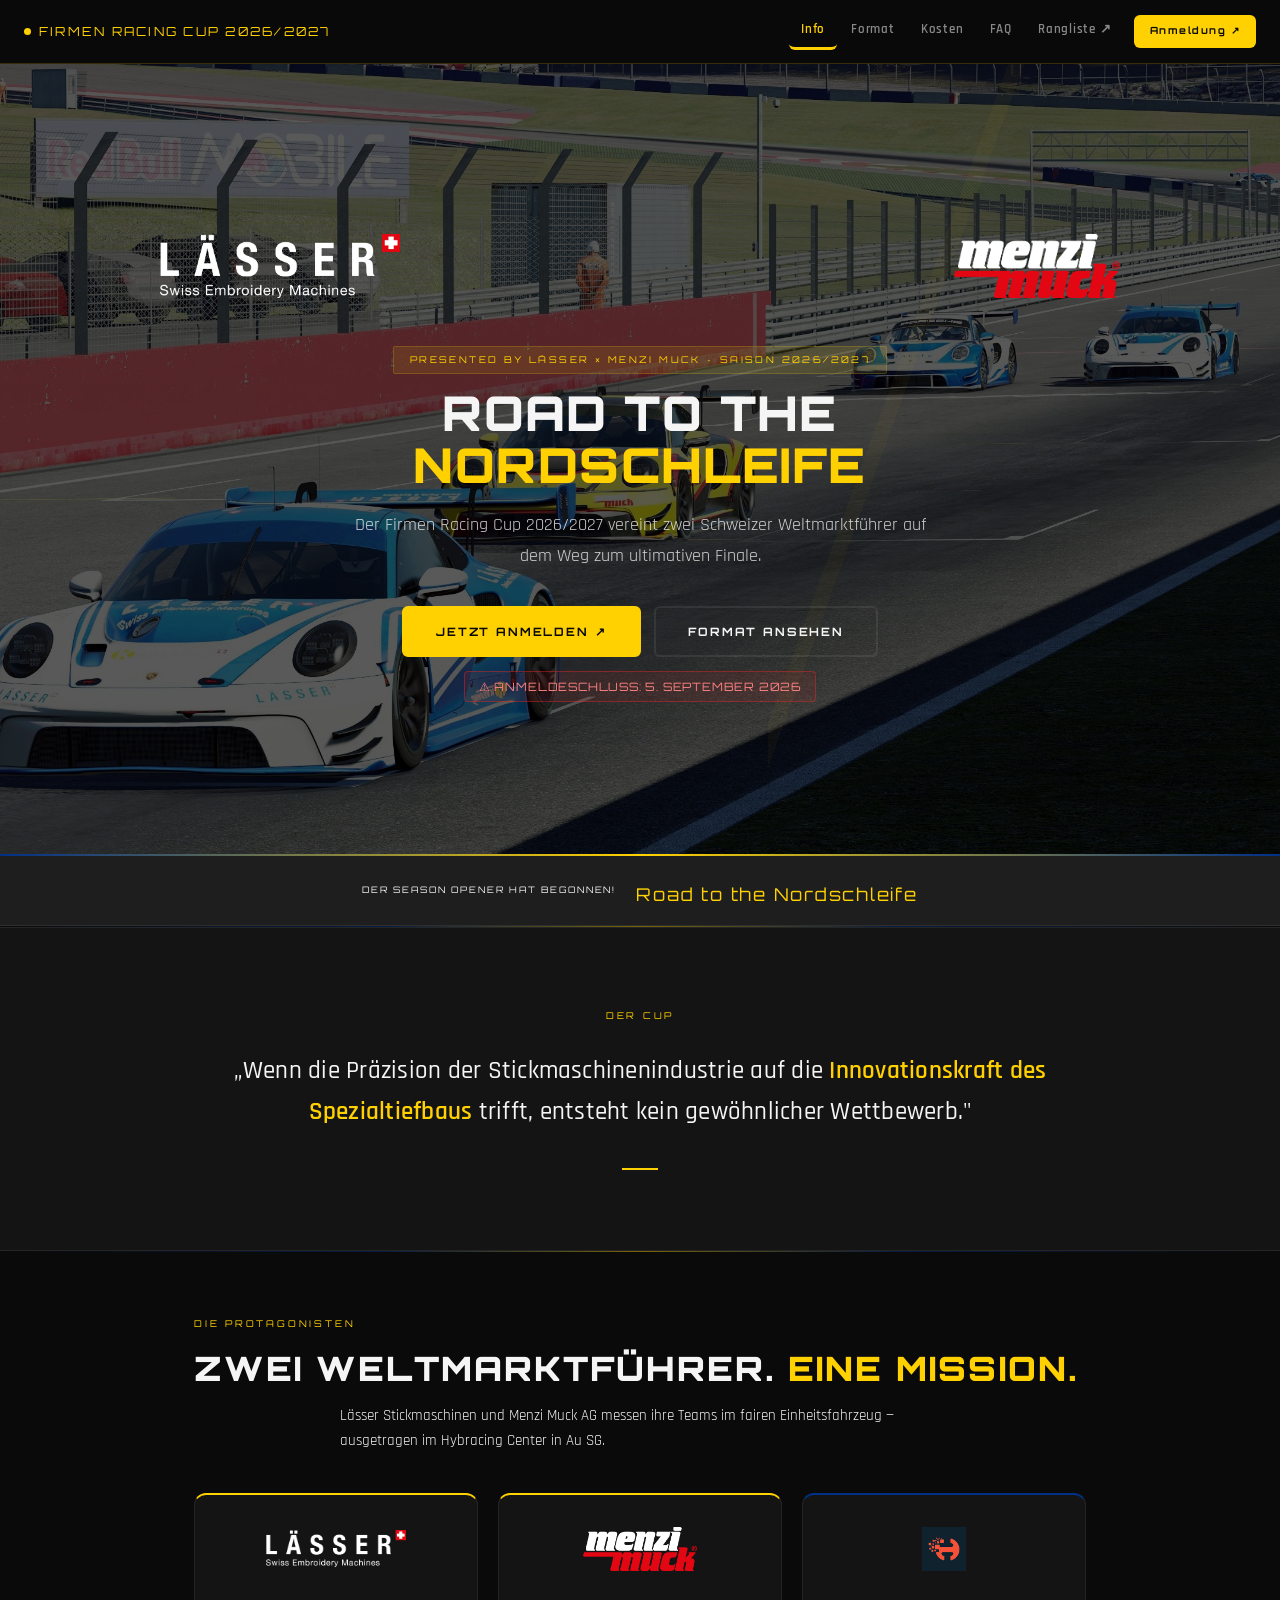
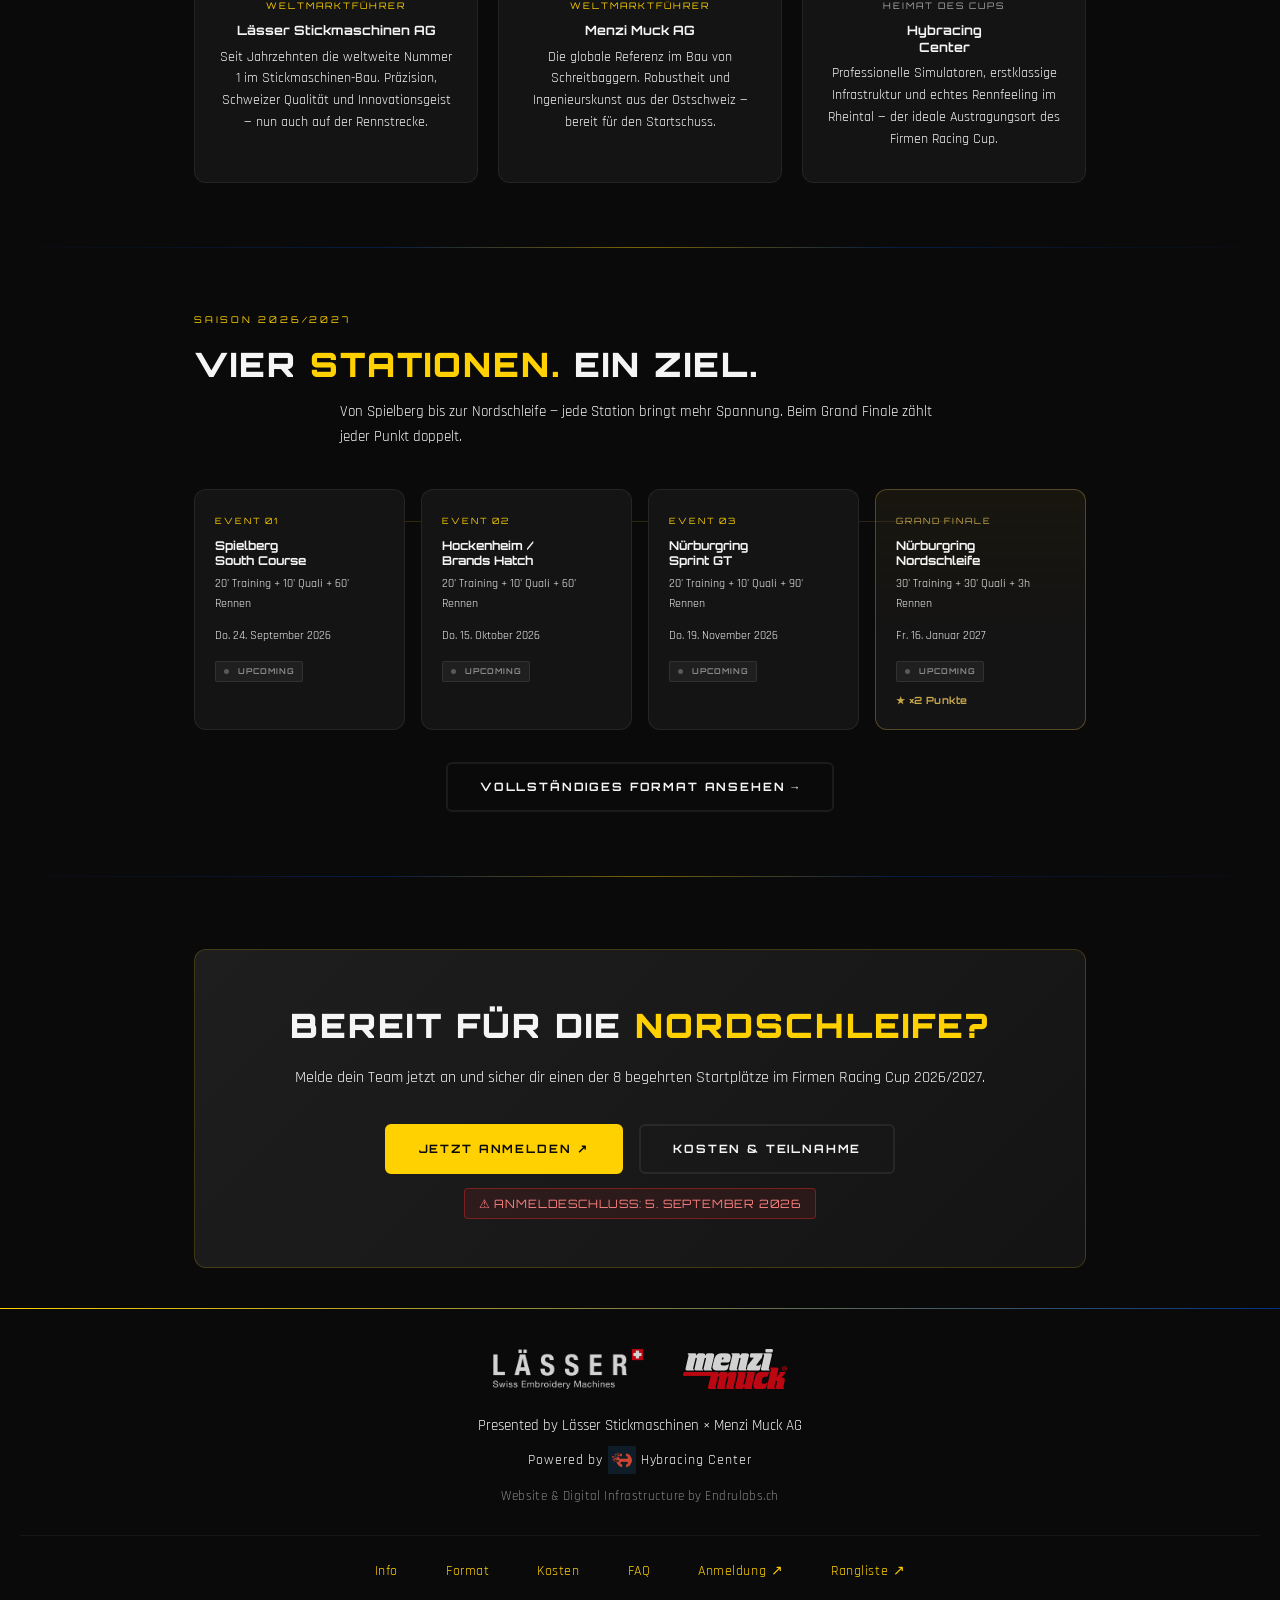
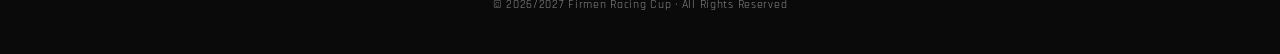
<file: index.html>
<!DOCTYPE html>
<html lang="de">
<head>
  <meta charset="UTF-8">
  <meta name="viewport" content="width=device-width, initial-scale=1.0">
  <title>Firmen Racing Cup 2026/2027 – Road to the Nordschleife</title>
  <meta name="description" content="Der Firmen Racing Cup 2026/2027: Lässer Stickmaschinen AG und Menzi Muck AG. 8 Teams, Porsche 911 GT3 RS 992, Assetto Corsa im Hybracing Center in Au SG.">
  <meta property="og:type" content="website">
  <meta property="og:title" content="Firmen Racing Cup 2026 — Road to the Nordschleife">
  <meta property="og:description" content="Zwei Schweizer Weltmarktführer. Acht Teams. Eine Saison.">
  <meta property="og:url" content="https://endruofc.github.io/racing-event-pre-info/">
  <meta property="og:image" content="https://endruofc.github.io/racing-event-pre-info/assets/header-pre-event.jpg">
  <meta property="og:image:width" content="2560">
  <meta property="og:image:height" content="1440">
  <link rel="icon" type="image/svg+xml" href="data:image/svg+xml,<svg xmlns='http://www.w3.org/2000/svg' viewBox='0 0 32 32'><rect width='32' height='32' fill='%230A0A0A'/><text x='16' y='23' font-size='20' font-family='Arial, sans-serif' font-weight='900' fill='%23FFD100' text-anchor='middle'>R</text><rect x='0' y='29' width='32' height='3' fill='%23FFD100'/></svg>">
  <link rel="preconnect" href="https://fonts.googleapis.com">
  <link rel="preconnect" href="https://fonts.gstatic.com" crossorigin>
  <link rel="stylesheet" href="css/style.css">
</head>
<body>

<!-- ══════════════════════════════════════════════════════════
     NAVIGATION
══════════════════════════════════════════════════════════ -->
<nav class="navbar">
  <span class="navbar-brand">
    <span class="navbar-brand-dot"></span>
    Firmen Racing Cup 2026/2027
  </span>
  <button class="nav-toggle" aria-label="Menü öffnen">
    <span></span><span></span><span></span>
  </button>
  <div class="navbar-links">
    <a href="index.html" class="aktiv">Info</a>
    <a href="format.html">Format</a>
    <a href="kosten.html">Kosten</a>
    <a href="faq.html">FAQ</a>
    <a href="https://endruofc.github.io/firmen-racing-cup-2026/standings.html" target="_blank" rel="noopener">Rangliste ↗</a>
    <a href="https://endruofc.github.io/Racing-Event-Sing-In/" target="_blank" rel="noopener" class="nav-cta">Anmeldung ↗</a>
  </div>
</nav>

<!-- ══════════════════════════════════════════════════════════
     HERO — Vollbild mit Rennstrecken-Hintergrundbild + Parallax
     Bild: Unsplash – racetrack night aerial
     Ersetze die URL bei Bedarf: https://unsplash.com/s/photos/racetrack-night-aerial
══════════════════════════════════════════════════════════ -->
<header class="hero hero-main" id="hero">

  <!-- Hintergrundbild + Overlay -->
  <div class="hero-img-wrap">
    <div class="hero-bg" id="heroBg"
         style="background-image: url('assets/header-pre-event.jpg')">
    </div>
    <div class="hero-overlay"></div>
  </div>

  <!-- Dual-Logos -->
  <div class="hero-logos">
    <div class="hero-logo-wrap">
      <a href="https://laesser.ch/" target="_blank" rel="noopener" title="Lässer Stickmaschinen AG">
        <img src="logos/LAESSER-Logo_CMYK.png" alt="Lässer Stickmaschinen" class="hero-logo">
      </a>
    </div>
    <div class="hero-center"></div>
    <div class="hero-logo-wrap">
      <a href="https://menzimuck.com/" target="_blank" rel="noopener" title="Menzi Muck AG">
        <img src="logos/menzimuck.png" alt="Menzi Muck AG" class="hero-logo">
      </a>
    </div>
  </div>

  <!-- Hauptinhalt -->
  <div class="hero-content-main">
    <div class="hero-badge">Presented by Lässer &times; Menzi Muck · Saison 2026/2027</div>
    <h1 class="hero-title">
      Road to the<br>
      <span class="gelb">Nordschleife</span>
    </h1>
    <p class="hero-sub-main">
      Der Firmen Racing Cup 2026/2027 vereint zwei Schweizer Weltmarktführer
      auf dem Weg zum ultimativen Finale.
    </p>
    <div class="hero-ctas">
      <a href="https://endruofc.github.io/Racing-Event-Sing-In/" target="_blank" rel="noopener" class="btn btn-primary">Jetzt anmelden ↗</a>
      <a href="format.html" class="btn btn-outline">Format ansehen</a>
    </div>
    <div class="deadline-badge">&#9888; Anmeldeschluss: 5. September 2026</div>
  </div>

  <!-- Porsche Silhouette -->
  <img src="assets/porsche-silhouette.svg" alt="" class="hero-car">

  <div class="hero-stripe"></div>
</header>

<!-- ══════════════════════════════════════════════════════════
     COUNTDOWN STRIP — kompakt, unter dem Hero
══════════════════════════════════════════════════════════ -->
<div class="countdown-strip" id="countdown-wrapper">
  <div class="countdown-label">Season Opener startet in</div>
  <div id="countdown">
    <div class="cd-unit">
      <span class="cd-zahl" id="cd-tage">––</span>
      <span class="cd-beschriftung">Tage</span>
    </div>
    <span class="cd-trenner">:</span>
    <div class="cd-unit">
      <span class="cd-zahl" id="cd-stunden">––</span>
      <span class="cd-beschriftung">Std</span>
    </div>
    <span class="cd-trenner">:</span>
    <div class="cd-unit">
      <span class="cd-zahl" id="cd-minuten">––</span>
      <span class="cd-beschriftung">Min</span>
    </div>
    <span class="cd-trenner">:</span>
    <div class="cd-unit">
      <span class="cd-zahl" id="cd-sekunden">––</span>
      <span class="cd-beschriftung">Sek</span>
    </div>
  </div>
  <p class="countdown-strip-note">Season Opener · Do. 24. September 2026 · Hybracing Center</p>
</div>

<div class="section-divider"></div>

<!-- ══════════════════════════════════════════════════════════
     SECTION 1 — NARRATIV / QUOTE
══════════════════════════════════════════════════════════ -->
<section class="narrative-section">
  <div class="container">
    <span class="narrative-eyebrow">Der Cup</span>
    <blockquote class="narrative-quote">
      „Wenn die Präzision der Stickmaschinenindustrie auf die
      <em>Innovationskraft des Spezialtiefbaus</em> trifft,
      entsteht kein gewöhnlicher Wettbewerb."
    </blockquote>
    <span class="narrative-accent-line"></span>
  </div>
</section>

<div class="section-divider"></div>

<!-- ══════════════════════════════════════════════════════════
     SECTION 2 — DIE DREI PROTAGONISTEN
══════════════════════════════════════════════════════════ -->
<section class="section">
  <div class="container">
    <span class="section-label">Die Protagonisten</span>
    <h2 class="section-heading">Zwei Weltmarktführer. <span class="gelb">Eine Mission.</span></h2>
    <p class="section-sub">
      Lässer Stickmaschinen und Menzi Muck AG messen ihre Teams im
      fairen Einheitsfahrzeug — ausgetragen im Hybracing Center in Au SG.
    </p>

    <div class="company-grid">

      <!-- Lässer Stickmaschinen AG -->
      <div class="company-card">
        <div class="company-logo-wrap">
          <a href="https://laesser.ch/" target="_blank" rel="noopener">
            <img src="logos/LAESSER-Logo_CMYK.png" alt="Lässer Stickmaschinen AG" class="company-logo" loading="lazy">
          </a>
        </div>
        <div class="company-role">Weltmarktführer</div>
        <div class="company-name">Lässer Stickmaschinen AG</div>
        <div class="company-desc">
          Seit Jahrzehnten die weltweite Nummer 1 im Stickmaschinen-Bau.
          Präzision, Schweizer Qualität und Innovationsgeist — nun auch auf der Rennstrecke.
        </div>
      </div>

      <!-- Menzi Muck AG -->
      <div class="company-card">
        <div class="company-logo-wrap">
          <a href="https://menzimuck.com/" target="_blank" rel="noopener">
            <img src="logos/menzimuck.png" alt="Menzi Muck AG" class="company-logo" loading="lazy">
          </a>
        </div>
        <div class="company-role">Weltmarktführer</div>
        <div class="company-name">Menzi Muck AG</div>
        <div class="company-desc">
          Die globale Referenz im Bau von Schreitbaggern.
          Robustheit und Ingenieurskunst aus der Ostschweiz — bereit für den Startschuss.
        </div>
      </div>

      <!-- Hybracing Center -->
      <div class="company-card host">
        <div class="company-logo-wrap">
          <a href="https://hybracing.ch/" target="_blank" rel="noopener">
            <img src="logos/hybracing.png" alt="Hybracing Center" class="company-logo" loading="lazy">
          </a>
        </div>
        <div class="company-role">Heimat des Cups</div>
        <div class="company-name">Hybracing<br>Center</div>
        <div class="company-desc">
          Professionelle Simulatoren, erstklassige Infrastruktur und echtes Rennfeeling
          im Rheintal — der ideale Austragungsort des Firmen Racing Cup.
        </div>
      </div>

    </div>
  </div>
</section>

<div class="section-divider"></div>

<!-- ══════════════════════════════════════════════════════════
     SECTION 3 — SAISON-TIMELINE
══════════════════════════════════════════════════════════ -->
<section class="section">
  <div class="container">
    <span class="section-label">Saison 2026/2027</span>
    <h2 class="section-heading">Vier <span class="gelb">Stationen.</span> Ein Ziel.</h2>
    <p class="section-sub">
      Von Spielberg bis zur Nordschleife — jede Station bringt mehr Spannung.
      Beim Grand Finale zählt jeder Punkt doppelt.
    </p>

    <div class="season-grid">

      <!-- Event 01 -->
      <div class="season-card">
        <div class="season-num">Event 01</div>
        <div class="season-track">Spielberg<br>South Course</div>
        <div class="season-format">20' Training + 10' Quali + 60' Rennen</div>
        <div class="season-date">Do. 24. September 2026</div>
        <span class="season-status upcoming">Upcoming</span>
      </div>

      <!-- Event 02 -->
      <div class="season-card">
        <div class="season-num">Event 02</div>
        <div class="season-track">Hockenheim /<br>Brands Hatch</div>
        <div class="season-format">20' Training + 10' Quali + 60' Rennen</div>
        <div class="season-date">Do. 15. Oktober 2026</div>
        <span class="season-status upcoming">Upcoming</span>
      </div>

      <!-- Event 03 -->
      <div class="season-card">
        <div class="season-num">Event 03</div>
        <div class="season-track">Nürburgring<br>Sprint GT</div>
        <div class="season-format">20' Training + 10' Quali + 90' Rennen</div>
        <div class="season-date">Do. 19. November 2026</div>
        <span class="season-status upcoming">Upcoming</span>
      </div>

      <!-- Grand Finale -->
      <div class="season-card finale">
        <div class="season-num">Grand Finale</div>
        <div class="season-track">Nürburgring<br>Nordschleife</div>
        <div class="season-format">30' Training + 30' Quali + 3h Rennen</div>
        <div class="season-date">Fr. 16. Januar 2027</div>
        <span class="season-status upcoming">Upcoming</span>
        <span class="season-multiplier">★ ×2 Punkte</span>
      </div>

    </div>

    <div class="cta-row">
      <a href="format.html" class="btn btn-outline">Vollständiges Format ansehen →</a>
    </div>
  </div>
</section>

<div class="section-divider"></div>

<!-- ══════════════════════════════════════════════════════════
     CTA — ANMELDUNG
══════════════════════════════════════════════════════════ -->
<section class="section-sm">
  <div class="container">
    <div class="cta-block">
      <h2 class="section-heading">Bereit für die <span class="gelb">Nordschleife?</span></h2>
      <p>
        Melde dein Team jetzt an und sicher dir einen der 8 begehrten Startplätze
        im Firmen Racing Cup 2026/2027.
      </p>
      <div class="cta-row">
        <a href="https://endruofc.github.io/Racing-Event-Sing-In/" target="_blank" rel="noopener" class="btn btn-primary">Jetzt anmelden ↗</a>
        <a href="kosten.html" class="btn btn-outline">Kosten &amp; Teilnahme</a>
      </div>
      <div class="deadline-badge">&#9888; Anmeldeschluss: 5. September 2026</div>
    </div>
  </div>
</section>

<!-- ══════════════════════════════════════════════════════════
     FOOTER
══════════════════════════════════════════════════════════ -->
<footer>
  <div class="footer-logos">
    <a href="https://laesser.ch/" target="_blank" rel="noopener" title="Lässer Stickmaschinen AG">
      <img src="logos/LAESSER-Logo_CMYK.png" alt="Lässer" class="footer-logo" loading="lazy">
    </a>
    <a href="https://menzimuck.com/" target="_blank" rel="noopener" title="Menzi Muck AG">
      <img src="logos/menzimuck.png" alt="Menzi Muck" class="footer-logo" loading="lazy">
    </a>
  </div>
  <div class="footer-presented">Presented by Lässer Stickmaschinen &times; Menzi Muck AG</div>
  <div class="footer-powered">Powered by <a href="https://hybracing.ch/" target="_blank" rel="noopener" title="Hybracing Center GmbH, Nollenhornstrasse 7, CH-9434 Au SG"><img src="logos/hybracing.png" alt="Hybracing Center" class="logo-hybracing" loading="lazy"></a> Hybracing Center</div>
  <div class="footer-credits"><a href="https://endrulabs.ch" target="_blank" rel="noopener">Website &amp; Digital Infrastructure by Endrulabs.ch</a></div>
  <div class="footer-links">
    <a href="index.html">Info</a>
    <a href="format.html">Format</a>
    <a href="kosten.html">Kosten</a>
    <a href="faq.html">FAQ</a>
    <a href="https://endruofc.github.io/Racing-Event-Sing-In/" target="_blank" rel="noopener">Anmeldung ↗</a>
    <a href="https://endruofc.github.io/firmen-racing-cup-2026/standings.html" target="_blank" rel="noopener">Rangliste ↗</a>
  </div>
  <div class="footer-copy">© 2026/2027 Firmen Racing Cup · All Rights Reserved</div>
</footer>

<script src="js/main.js"></script>
<script>
  /* ── Parallax — nur Desktop (> 768px) ─────────────────────── */
  (function () {
    const bg = document.getElementById('heroBg');
    if (!bg) return;

    function onScroll() {
      if (window.innerWidth <= 768) { bg.style.transform = ''; return; }
      const y = window.scrollY;
      bg.style.transform = 'translateY(' + (y * 0.06) + 'px)';
    }

    window.addEventListener('scroll', onScroll, { passive: true });
    window.addEventListener('resize', onScroll, { passive: true });
  })();
</script>
</body>
</html>
</file>
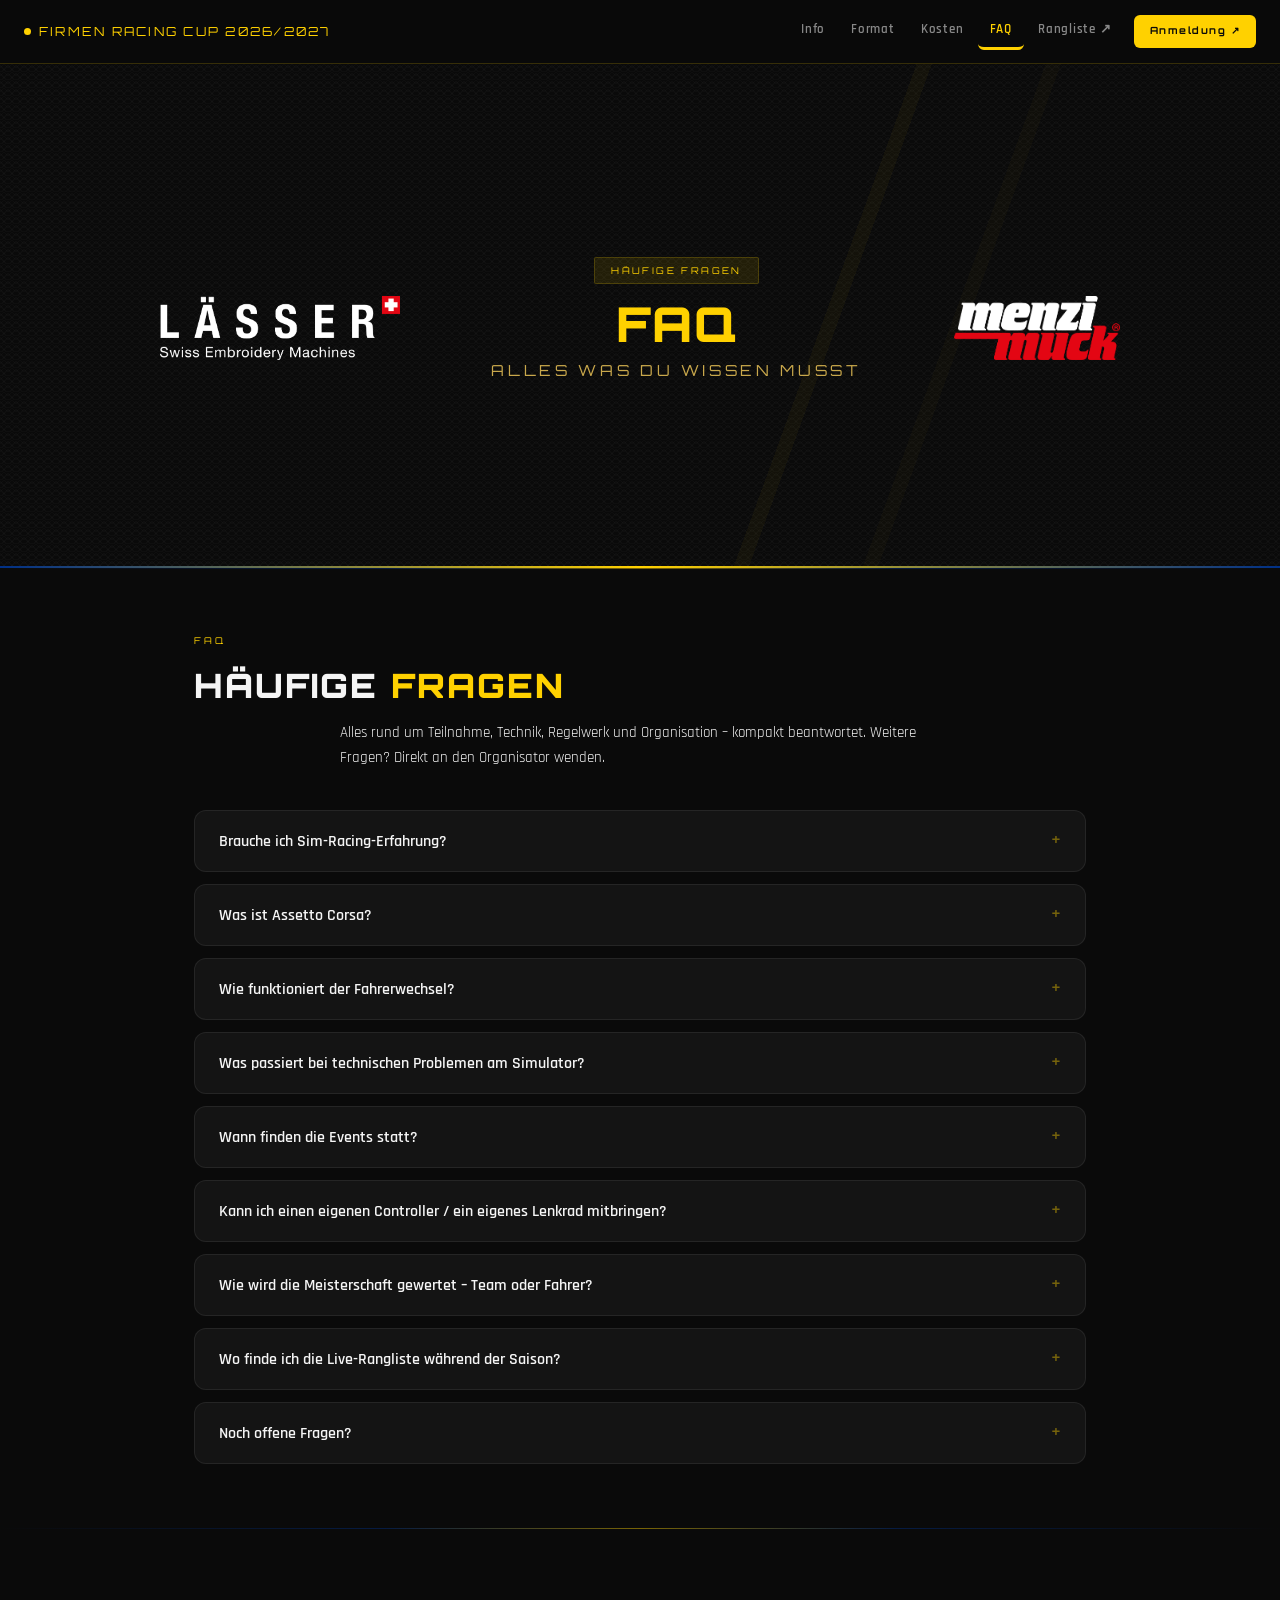
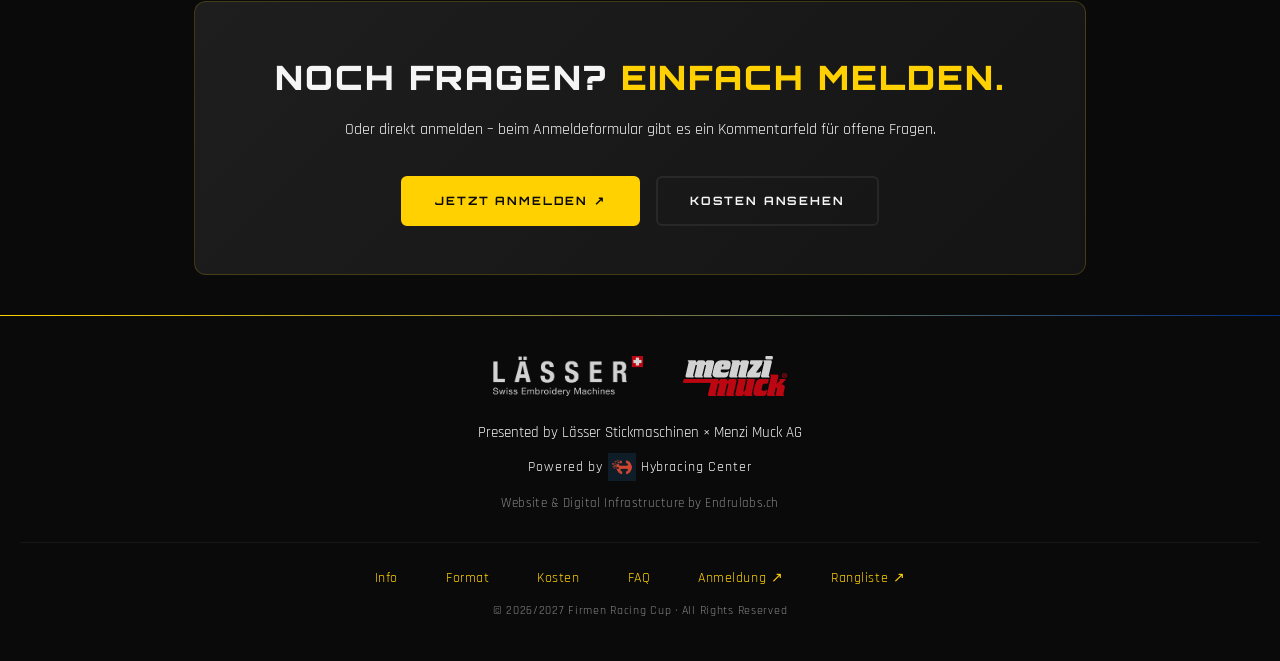
<file: faq.html>
<!DOCTYPE html>
<html lang="de">
<head>
  <meta charset="UTF-8">
  <meta name="viewport" content="width=device-width, initial-scale=1.0">
  <title>FAQ – Firmen Racing Cup 2026/2027</title>
  <meta name="description" content="Häufige Fragen zum Firmen Racing Cup 2026/2027: Sim-Racing-Erfahrung, Assetto Corsa, Fahrerwechsel, technische Probleme und mehr.">
  <meta property="og:type" content="website">
  <meta property="og:title" content="FAQ – Firmen Racing Cup 2026/2027">
  <meta property="og:description" content="Häufige Fragen zum Firmen Racing Cup 2026/2027: Sim-Racing-Erfahrung, Assetto Corsa, Fahrerwechsel, technische Probleme und mehr.">
  <meta property="og:url" content="https://endruofc.github.io/racing-event-pre-info/faq.html">
  <meta property="og:image" content="https://endruofc.github.io/racing-event-pre-info/assets/header-pre-event.jpg">
  <meta property="og:image:width" content="2560">
  <meta property="og:image:height" content="1440">
  <link rel="icon" type="image/svg+xml" href="data:image/svg+xml,<svg xmlns='http://www.w3.org/2000/svg' viewBox='0 0 32 32'><rect width='32' height='32' fill='%230A0A0A'/><text x='16' y='23' font-size='20' font-family='Arial, sans-serif' font-weight='900' fill='%23FFD100' text-anchor='middle'>R</text><rect x='0' y='29' width='32' height='3' fill='%23FFD100'/></svg>">
  <link rel="preconnect" href="https://fonts.googleapis.com">
  <link rel="preconnect" href="https://fonts.gstatic.com" crossorigin>
  <link rel="stylesheet" href="css/style.css">
</head>
<body>

  <!-- Navigation -->
  <nav class="navbar">
    <span class="navbar-brand">
      <span class="navbar-brand-dot"></span>
      Firmen Racing Cup 2026/2027
    </span>
    <button class="nav-toggle" aria-label="Menü öffnen">
      <span></span><span></span><span></span>
    </button>
    <div class="navbar-links">
      <a href="index.html">Info</a>
      <a href="format.html">Format</a>
      <a href="kosten.html">Kosten</a>
      <a href="faq.html" class="aktiv">FAQ</a>
      <a href="https://endruofc.github.io/firmen-racing-cup-2026/standings.html" target="_blank" rel="noopener">Rangliste ↗</a>
      <a href="https://endruofc.github.io/Racing-Event-Sing-In/" target="_blank" rel="noopener" class="nav-cta">Anmeldung ↗</a>
    </div>
  </nav>

  <!-- Page-Hero -->
  <header class="hero hero-page">
    <div class="hero-logos">
      <div class="hero-logo-wrap">
        <a href="https://laesser.ch/" target="_blank" rel="noopener" title="Lässer Stickmaschinen AG"><img src="logos/LAESSER-Logo_CMYK.png" alt="Lässer Stickmaschinen" class="hero-logo"></a>
      </div>
      <div class="hero-center">
        <div class="hero-badge">Häufige Fragen</div>
        <h1 class="hero-title"><span class="gelb">FAQ</span></h1>
        <p class="hero-subtitle">Alles was du wissen musst</p>
      </div>
      <div class="hero-logo-wrap">
        <a href="https://menzimuck.com/" target="_blank" rel="noopener" title="Menzi Muck AG"><img src="logos/menzimuck.png" alt="Menzi Muck AG" class="hero-logo"></a>
      </div>
    </div>
    <div class="hero-stripe"></div>
  </header>

  <div class="section-divider"></div>

  <!-- FAQ -->
  <section class="section">
    <div class="container">
      <span class="section-label">FAQ</span>
      <h2 class="section-heading">Häufige <span class="gelb">Fragen</span></h2>
      <p class="section-sub">
        Alles rund um Teilnahme, Technik, Regelwerk und Organisation –
        kompakt beantwortet. Weitere Fragen? Direkt an den Organisator wenden.
      </p>

      <div class="faq-list">

        <!-- F1 -->
        <div class="faq-item">
          <button class="faq-frage" aria-expanded="false">
            Brauche ich Sim-Racing-Erfahrung?
            <span class="faq-icon">+</span>
          </button>
          <div class="faq-antwort">
            <div class="faq-antwort-inner">
              <strong>Nein – Anfänger sind ausdrücklich willkommen!</strong> Der Firmen Racing Cup
              ist ein Firmen-Event mit Spasscharakter. Erfahrene Sim-Racer und komplette Einsteiger
              nehmen gleichermassen teil. Das Einheitsfahrzeug und die professionelle Einführung
              durch das Hybracing Center sorgen dafür, dass alle eine faire Chance haben.
              <br><br>
              Empfohlen wird, vor dem Event etwas Zeit mit Assetto Corsa zu verbringen –
              aber das ist kein Muss.
            </div>
          </div>
        </div>

        <!-- F2 -->
        <div class="faq-item">
          <button class="faq-frage" aria-expanded="false">
            Was ist Assetto Corsa?
            <span class="faq-icon">+</span>
          </button>
          <div class="faq-antwort">
            <div class="faq-antwort-inner">
              <strong>Assetto Corsa</strong> ist eine der realistischsten Rennsimulationen auf dem Markt –
              entwickelt von Kunos Simulazioni (Italien). Die Physik-Engine gilt als Goldstandard im
              professionellen Sim-Racing und wird von echten Rennfahrern zum Training genutzt.
              <br><br>
              Die Simulation bildet Reifenphysik, Aerodynamik, Fahrwerksverhalten und
              Streckenbedingungen mit hoher Präzision nach. Beim Firmen Racing Cup wird Assetto Corsa
              auf den professionellen Simulatoren des <strong>Hybracing Center</strong> gespielt –
              inklusive Lenkrad, Pedalerie und optionaler Bewegungsplattform.
            </div>
          </div>
        </div>

        <!-- F3 -->
        <div class="faq-item">
          <button class="faq-frage" aria-expanded="false">
            Wie funktioniert der Fahrerwechsel?
            <span class="faq-icon">+</span>
          </button>
          <div class="faq-antwort">
            <div class="faq-antwort-inner">
              Beim <strong>Grand Finale (3h)</strong> ist mindestens ein Fahrerwechsel pro Team Pflicht.
              Fahrer 1 fährt bis zum vereinbarten Zeitpunkt, dann übernimmt Fahrer 2 am selben Simulator.
              Der Wechsel zählt als Boxenstopp.
              <br><br>
              Bei den <strong>Rennabenden (60'/90')</strong> ist kein Pflicht-Fahrerwechsel vorgesehen –
              beide Fahrer können aber Teile des Rennens absolvieren, sofern ein freier Simulator verfügbar ist.
              Details werden vor jedem Event kommuniziert.
            </div>
          </div>
        </div>

        <!-- F4 -->
        <div class="faq-item">
          <button class="faq-frage" aria-expanded="false">
            Was passiert bei technischen Problemen am Simulator?
            <span class="faq-icon">+</span>
          </button>
          <div class="faq-antwort">
            <div class="faq-antwort-inner">
              <strong>Das Hybracing Center stellt technischen Support vor Ort</strong> während aller Events bereit.
              Bei Problemen während des Qualifyings oder Rennens gelten folgende Regeln:
              <br><br>
              • <strong>Qualifying:</strong> Bei dokumentiertem Systemabsturz wird die beste Rundenzeit
              aus einer Wiederholungssession gewertet.
              <br>
              • <strong>Rennen:</strong> Bei Systemabsturz erhält das Team maximal 5 Minuten Reparaturzeit.
              Danach wird die Position zum Zeitpunkt des Absturzes gewertet.
              <br><br>
              Eigenständig verursachte Verbindungsabbrüche oder Softwarefehler durch den Fahrer
              werden nicht kompensiert.
            </div>
          </div>
        </div>

        <!-- F5 -->
        <div class="faq-item">
          <button class="faq-frage" aria-expanded="false">
            Wann finden die Events statt?
            <span class="faq-icon">+</span>
          </button>
          <div class="faq-antwort">
            <div class="faq-antwort-inner">
              Die Termine der Saison 2026/2027 stehen fest. Alle Events finden im
              <strong>Hybracing Center</strong> statt (Hybracing Center GmbH, Nollenhornstrasse 7,
              CH-9434 Au SG), jeweils ab 19:00 Uhr:
              <ul style="margin:.75rem 0 0 1.25rem;line-height:2;">
                <li><strong>Event 01 — Season Opener:</strong> Do. 24. September 2026 · Spielberg South Course</li>
                <li><strong>Event 02 — Round 2:</strong> Do. 15. Oktober 2026 · Hockenheim / Brands Hatch</li>
                <li><strong>Event 03 — Weather Challenge:</strong> Do. 19. November 2026 · Nürburgring Sprint GT</li>
                <li><strong>Grand Finale:</strong> Fr. 16. Januar 2027 · Nürburgring Nordschleife</li>
              </ul>
            </div>
          </div>
        </div>

        <!-- F6 -->
        <div class="faq-item">
          <button class="faq-frage" aria-expanded="false">
            Kann ich einen eigenen Controller / ein eigenes Lenkrad mitbringen?
            <span class="faq-icon">+</span>
          </button>
          <div class="faq-antwort">
            <div class="faq-antwort-inner">
              Grundsätzlich <strong>ja, nach vorheriger Absprache</strong>. Das Hybracing Center stellt
              identisch konfigurierte Lenkräder und Pedaleriesätze für alle Teams bereit.
              Eigene Hardware ist erlaubt, sofern sie kompatibel ist und keine
              unfairen Vorteile gegenüber der Standardausrüstung bietet.
              <br><br>
              Bitte meldet eigene Hardware frühzeitig beim Organisator an, damit
              die Kompatibilität geprüft werden kann.
            </div>
          </div>
        </div>

        <!-- F7 -->
        <div class="faq-item">
          <button class="faq-frage" aria-expanded="false">
            Wie wird die Meisterschaft gewertet – Team oder Fahrer?
            <span class="faq-icon">+</span>
          </button>
          <div class="faq-antwort">
            <div class="faq-antwort-inner">
              Es gibt <strong>eine Teamwertung</strong>: Die Punkte gehen ans Team (beide Fahrer zusammen).
              Das Team mit den meisten Punkten nach dem Grand Finale gewinnt die Meisterschaft.
              <br><br>
              Zusätzlich werden <strong>individuelle Auszeichnungen</strong> für Pole Position
              und schnellste Runden vergeben. Eine inoffizielle Einzelfahrerwertung
              kann je nach Teilnehmerwunsch geführt werden.
            </div>
          </div>
        </div>

        <!-- F8 -->
        <div class="faq-item">
          <button class="faq-frage" aria-expanded="false">
            Wo finde ich die Live-Rangliste während der Saison?
            <span class="faq-icon">+</span>
          </button>
          <div class="faq-antwort">
            <div class="faq-antwort-inner">
              Die Rangliste wird auf einer <strong>eigenen Subdomain</strong> live geführt und
              nach jedem Event aktualisiert. Der Link wird rechtzeitig vor dem Season Opener
              kommuniziert.
              <br><br>
              <a href="https://endruofc.github.io/firmen-racing-cup-2026/standings.html" target="_blank" rel="noopener">→ Zur Rangliste (verfügbar ab Season Opener)</a>
            </div>
          </div>
        </div>

        <!-- F9 -->
        <div class="faq-item">
          <button class="faq-frage" aria-expanded="false">
            Noch offene Fragen?
            <span class="faq-icon">+</span>
          </button>
          <div class="faq-antwort">
            <div class="faq-antwort-inner">
              Diese FAQ wird laufend erweitert. Bei konkreten Anliegen direkt an den
              <strong>Organisator wenden</strong>:
              <br><br>
              <a href="mailto:firmacup@endrulabs.ch">firmacup@endrulabs.ch</a>
              <br><br>
              <a href="https://endruofc.github.io/Racing-Event-Sing-In/" target="_blank" rel="noopener">→ Zum Anmeldeportal</a>
            </div>
          </div>
        </div>

      </div>
    </div>
  </section>

  <div class="section-divider"></div>

  <!-- CTA -->
  <section class="section-sm">
    <div class="container">
      <div class="cta-block">
        <h2 class="section-heading">Noch Fragen? <span class="gelb">Einfach melden.</span></h2>
        <p>
          Oder direkt anmelden – beim Anmeldeformular gibt es ein Kommentarfeld
          für offene Fragen.
        </p>
        <div class="cta-row">
          <a href="https://endruofc.github.io/Racing-Event-Sing-In/" target="_blank" rel="noopener" class="btn btn-primary">Jetzt anmelden ↗</a>
          <a href="kosten.html" class="btn btn-outline">Kosten ansehen</a>
        </div>
      </div>
    </div>
  </section>

  <!-- Footer -->
  <footer>
    <div class="footer-logos">
      <a href="https://laesser.ch/" target="_blank" rel="noopener" title="Lässer Stickmaschinen AG"><img src="logos/LAESSER-Logo_CMYK.png" alt="Lässer" class="footer-logo" loading="lazy"></a>
      <a href="https://menzimuck.com/" target="_blank" rel="noopener" title="Menzi Muck AG"><img src="logos/menzimuck.png" alt="Menzi Muck" class="footer-logo" loading="lazy"></a>
    </div>
    <div class="footer-presented">Presented by Lässer Stickmaschinen &times; Menzi Muck AG</div>
    <div class="footer-powered">Powered by <a href="https://hybracing.ch/" target="_blank" rel="noopener" title="Hybracing Center GmbH, Nollenhornstrasse 7, CH-9434 Au SG"><img src="logos/hybracing.png" alt="Hybracing Center" class="logo-hybracing" loading="lazy"></a> Hybracing Center</div>
    <div class="footer-credits"><a href="https://endrulabs.ch" target="_blank" rel="noopener">Website &amp; Digital Infrastructure by Endrulabs.ch</a></div>
    <div class="footer-links">
      <a href="index.html">Info</a>
      <a href="format.html">Format</a>
      <a href="kosten.html">Kosten</a>
      <a href="faq.html">FAQ</a>
      <a href="https://endruofc.github.io/Racing-Event-Sing-In/" target="_blank" rel="noopener">Anmeldung ↗</a>
      <a href="https://endruofc.github.io/firmen-racing-cup-2026/standings.html" target="_blank" rel="noopener">Rangliste ↗</a>
    </div>
    <div class="footer-copy">© 2026/2027 Firmen Racing Cup · All Rights Reserved</div>
  </footer>

  <script src="js/main.js"></script>
</body>
</html>
</file>
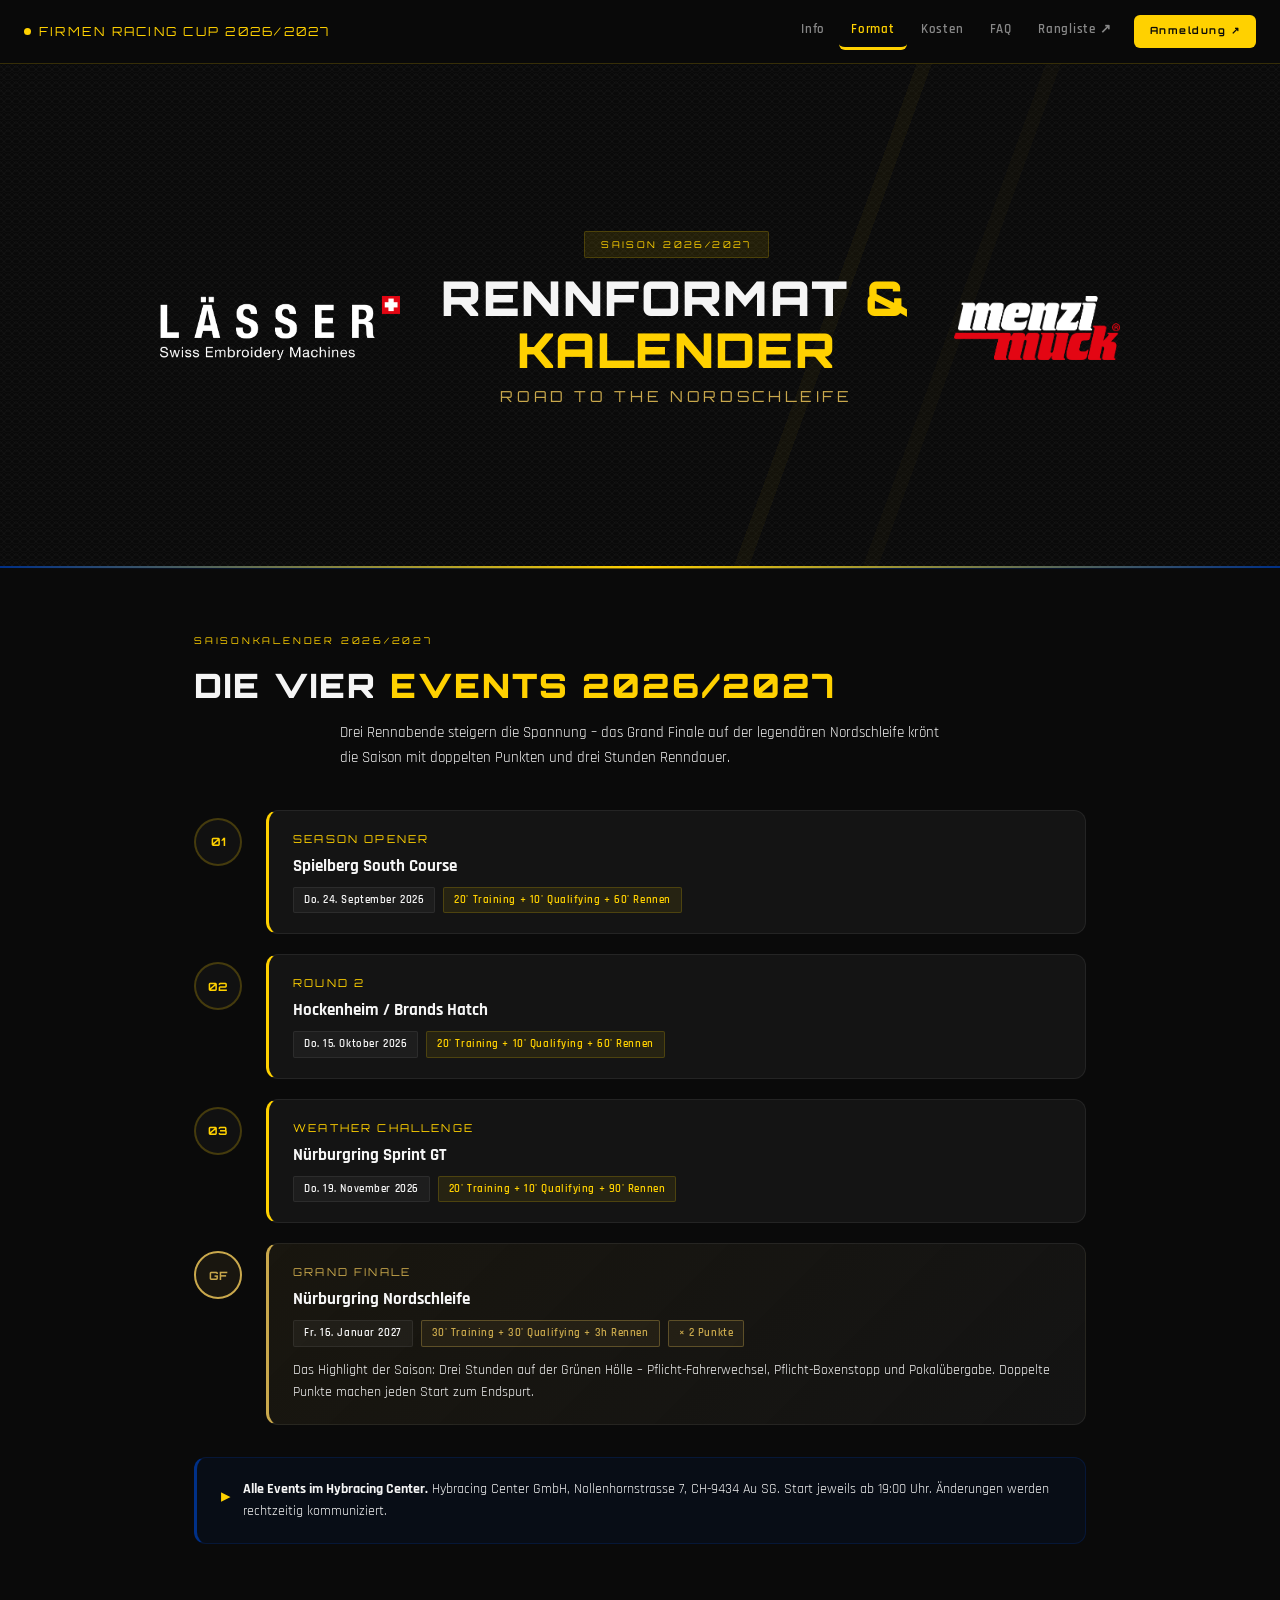
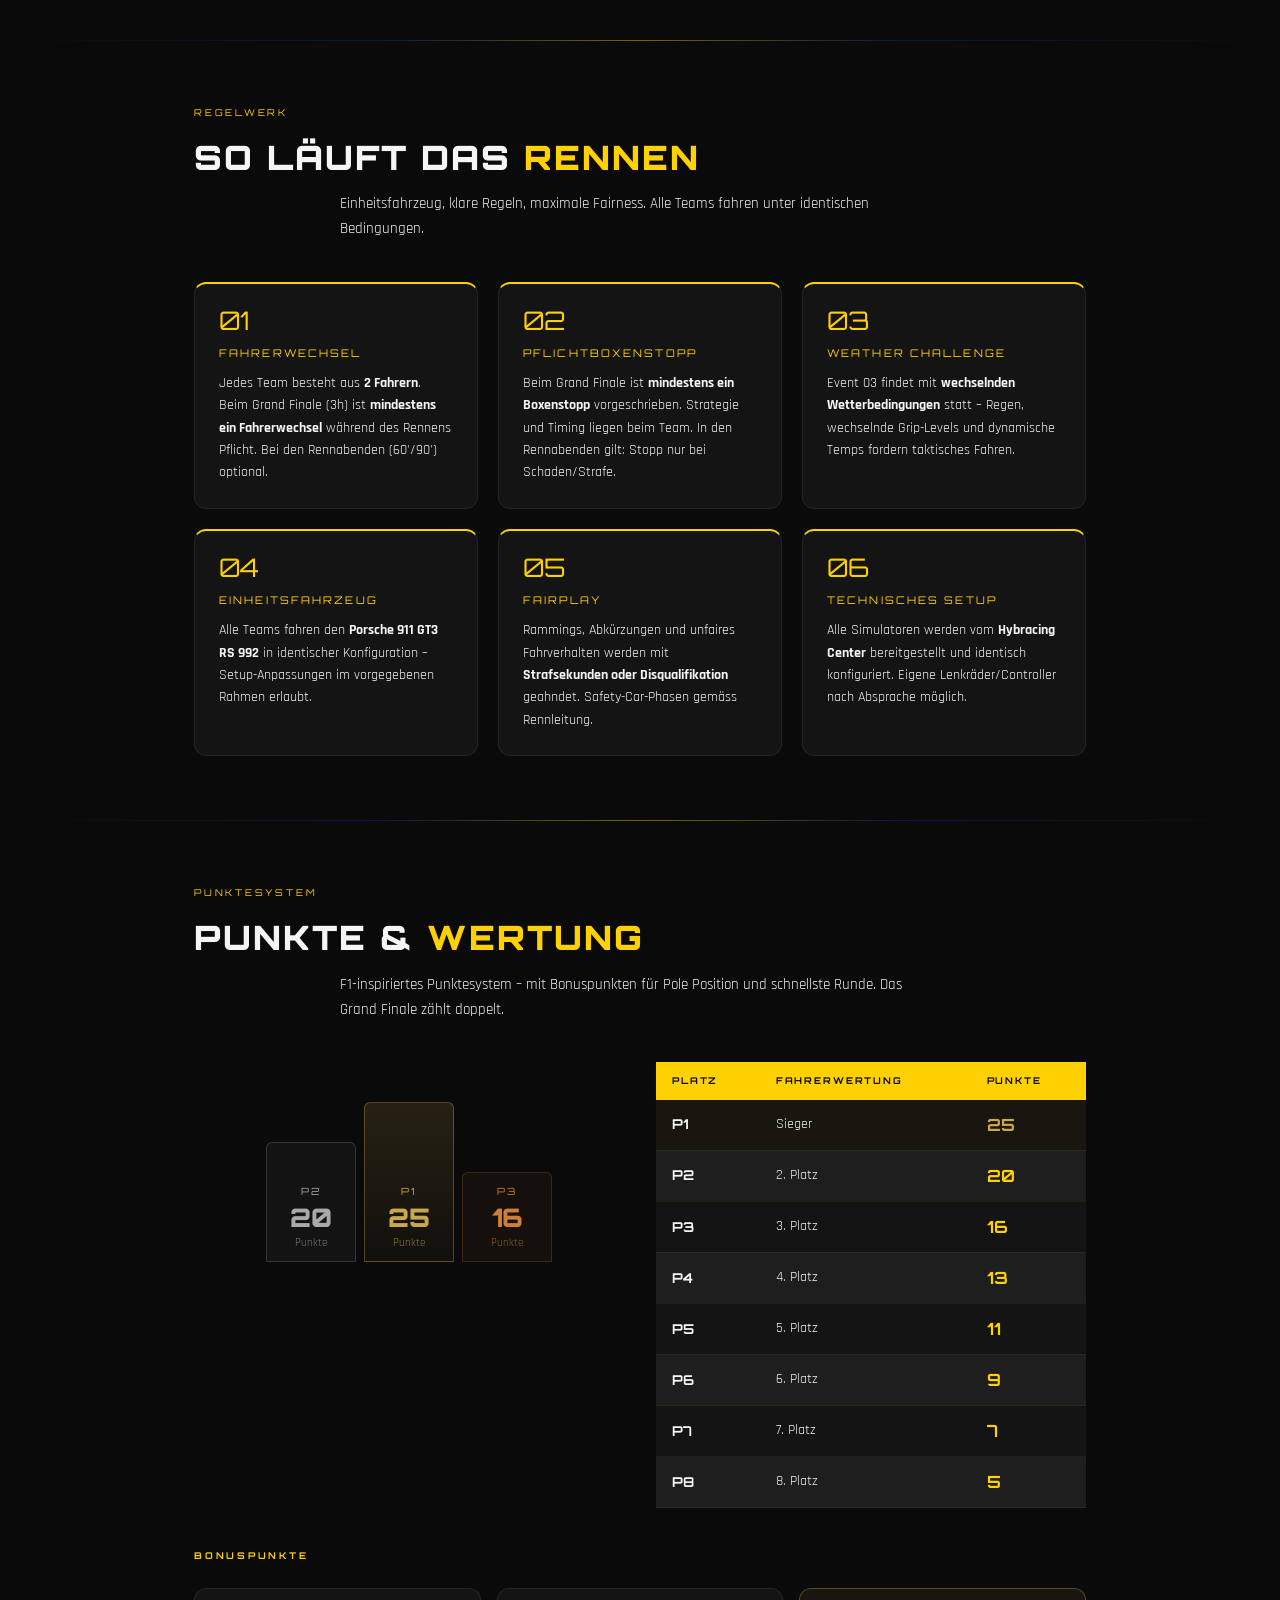
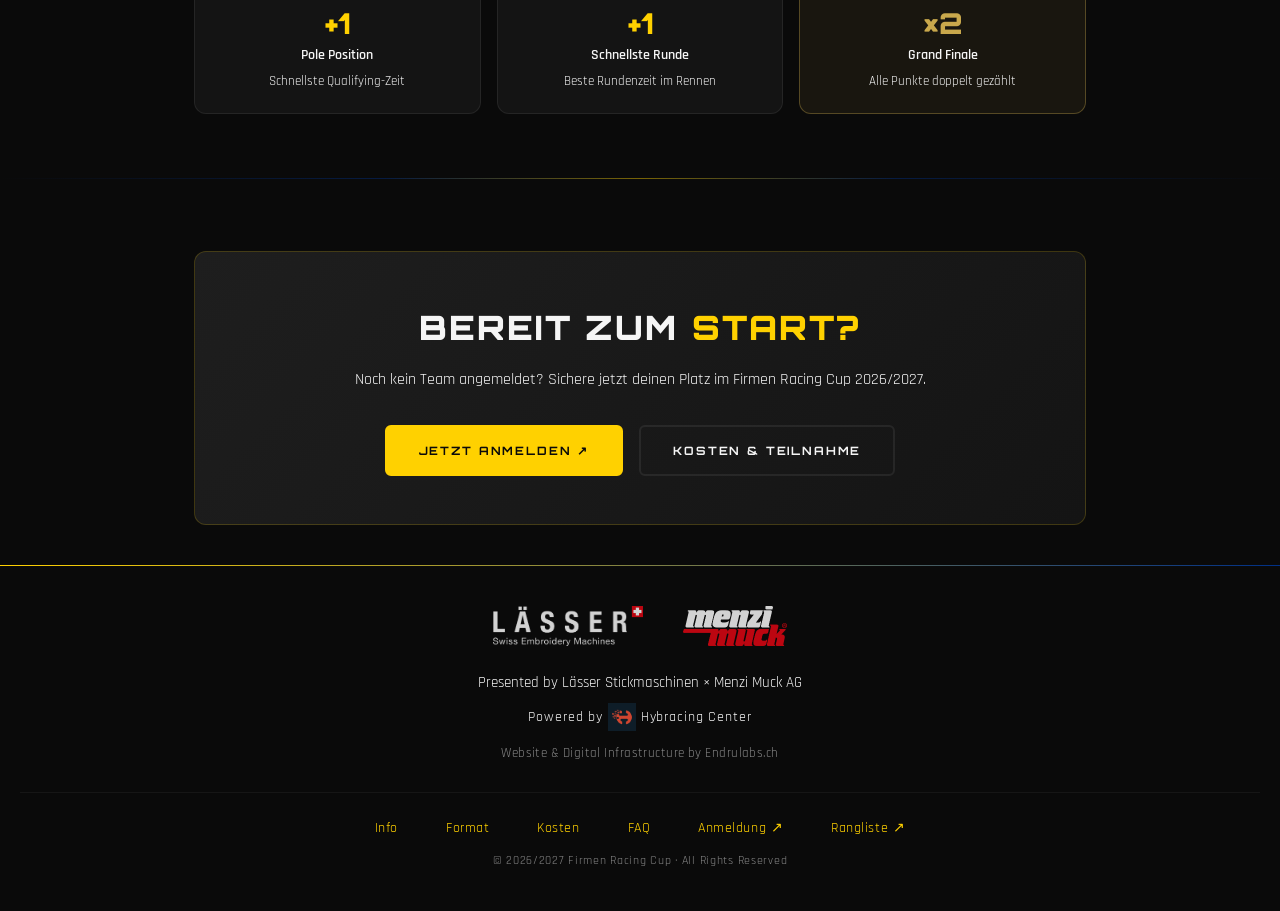
<file: format.html>
<!DOCTYPE html>
<html lang="de">
<head>
  <meta charset="UTF-8">
  <meta name="viewport" content="width=device-width, initial-scale=1.0">
  <title>Rennformat & Kalender – Firmen Racing Cup 2026/2027</title>
  <meta name="description" content="Saisonkalender, Regelwerk und Punktesystem des Firmen Racing Cup 2026/2027. 3 Rennabende + Grand Finale auf der Nordschleife.">
  <meta property="og:type" content="website">
  <meta property="og:title" content="Rennformat &amp; Kalender – Firmen Racing Cup 2026/2027">
  <meta property="og:description" content="Saisonkalender, Regelwerk und Punktesystem des Firmen Racing Cup 2026/2027. 3 Rennabende + Grand Finale auf der Nordschleife.">
  <meta property="og:url" content="https://endruofc.github.io/racing-event-pre-info/format.html">
  <meta property="og:image" content="https://endruofc.github.io/racing-event-pre-info/assets/header-pre-event.jpg">
  <meta property="og:image:width" content="2560">
  <meta property="og:image:height" content="1440">
  <link rel="icon" type="image/svg+xml" href="data:image/svg+xml,<svg xmlns='http://www.w3.org/2000/svg' viewBox='0 0 32 32'><rect width='32' height='32' fill='%230A0A0A'/><text x='16' y='23' font-size='20' font-family='Arial, sans-serif' font-weight='900' fill='%23FFD100' text-anchor='middle'>R</text><rect x='0' y='29' width='32' height='3' fill='%23FFD100'/></svg>">
  <link rel="preconnect" href="https://fonts.googleapis.com">
  <link rel="preconnect" href="https://fonts.gstatic.com" crossorigin>
  <link rel="stylesheet" href="css/style.css">
</head>
<body>

  <!-- Navigation -->
  <nav class="navbar">
    <span class="navbar-brand">
      <span class="navbar-brand-dot"></span>
      Firmen Racing Cup 2026/2027
    </span>
    <button class="nav-toggle" aria-label="Menü öffnen">
      <span></span><span></span><span></span>
    </button>
    <div class="navbar-links">
      <a href="index.html">Info</a>
      <a href="format.html" class="aktiv">Format</a>
      <a href="kosten.html">Kosten</a>
      <a href="faq.html">FAQ</a>
      <a href="https://endruofc.github.io/firmen-racing-cup-2026/standings.html" target="_blank" rel="noopener">Rangliste ↗</a>
      <a href="https://endruofc.github.io/Racing-Event-Sing-In/" target="_blank" rel="noopener" class="nav-cta">Anmeldung ↗</a>
    </div>
  </nav>

  <!-- Page-Hero -->
  <header class="hero hero-page">
    <div class="hero-logos">
      <div class="hero-logo-wrap">
        <a href="https://laesser.ch/" target="_blank" rel="noopener" title="Lässer Stickmaschinen AG"><img src="logos/LAESSER-Logo_CMYK.png" alt="Lässer Stickmaschinen" class="hero-logo"></a>
      </div>
      <div class="hero-center">
        <div class="hero-badge">Saison 2026/2027</div>
        <h1 class="hero-title">Rennformat <span class="gelb">&amp; Kalender</span></h1>
        <p class="hero-subtitle">Road to the Nordschleife</p>
      </div>
      <div class="hero-logo-wrap">
        <a href="https://menzimuck.com/" target="_blank" rel="noopener" title="Menzi Muck AG"><img src="logos/menzimuck.png" alt="Menzi Muck AG" class="hero-logo"></a>
      </div>
    </div>
    <div class="hero-stripe"></div>
  </header>

  <div class="section-divider"></div>

  <!-- Saisonkalender -->
  <section class="section">
    <div class="container">
      <span class="section-label">Saisonkalender 2026/2027</span>
      <h2 class="section-heading">Die vier <span class="gelb">Events 2026/2027</span></h2>
      <p class="section-sub">
        Drei Rennabende steigern die Spannung – das Grand Finale auf der legendären
        Nordschleife krönt die Saison mit doppelten Punkten und drei Stunden Renndauer.
      </p>

      <div class="timeline">

        <!-- Event 01 -->
        <div class="timeline-item">
          <div class="timeline-num">01</div>
          <div class="timeline-card">
            <div class="timeline-event">Season Opener</div>
            <div class="timeline-strecke">Spielberg South Course</div>
            <div class="timeline-meta">
              <span class="tag tag-datum">Do. 24. September 2026</span>
              <span class="tag tag-format">20' Training + 10' Qualifying + 60' Rennen</span>
            </div>
          </div>
        </div>

        <!-- Event 02 -->
        <div class="timeline-item">
          <div class="timeline-num">02</div>
          <div class="timeline-card">
            <div class="timeline-event">Round 2</div>
            <div class="timeline-strecke">Hockenheim / Brands Hatch</div>
            <div class="timeline-meta">
              <span class="tag tag-datum">Do. 15. Oktober 2026</span>
              <span class="tag tag-format">20' Training + 10' Qualifying + 60' Rennen</span>
            </div>
          </div>
        </div>

        <!-- Event 03 -->
        <div class="timeline-item">
          <div class="timeline-num">03</div>
          <div class="timeline-card">
            <div class="timeline-event">Weather Challenge</div>
            <div class="timeline-strecke">Nürburgring Sprint GT</div>
            <div class="timeline-meta">
              <span class="tag tag-datum">Do. 19. November 2026</span>
              <span class="tag tag-format">20' Training + 10' Qualifying + 90' Rennen</span>
            </div>
          </div>
        </div>

        <!-- Grand Finale -->
        <div class="timeline-item finale">
          <div class="timeline-num">GF</div>
          <div class="timeline-card">
            <div class="timeline-event">Grand Finale</div>
            <div class="timeline-strecke">Nürburgring Nordschleife</div>
            <div class="timeline-meta">
              <span class="tag tag-datum">Fr. 16. Januar 2027</span>
              <span class="tag tag-finale">30' Training + 30' Qualifying + 3h Rennen</span>
              <span class="tag tag-finale">× 2 Punkte</span>
            </div>
            <p class="timeline-desc">
              Das Highlight der Saison: Drei Stunden auf der Grünen Hölle –
              Pflicht-Fahrerwechsel, Pflicht-Boxenstopp und Pokalübergabe.
              Doppelte Punkte machen jeden Start zum Endspurt.
            </p>
          </div>
        </div>

      </div>

      <!-- Hinweis Ort -->
      <div class="hinweis-box" style="margin-top:2rem;">
        <span class="hinweis-icon">▸</span>
        <div class="hinweis-text">
          <strong>Alle Events im Hybracing Center.</strong>
          Hybracing Center GmbH, Nollenhornstrasse 7, CH-9434 Au SG.
          Start jeweils ab 19:00 Uhr. Änderungen werden rechtzeitig kommuniziert.
        </div>
      </div>
    </div>
  </section>

  <div class="section-divider"></div>

  <!-- Regelwerk -->
  <section class="section">
    <div class="container">
      <span class="section-label">Regelwerk</span>
      <h2 class="section-heading">So läuft das <span class="gelb">Rennen</span></h2>
      <p class="section-sub">
        Einheitsfahrzeug, klare Regeln, maximale Fairness.
        Alle Teams fahren unter identischen Bedingungen.
      </p>

      <div class="rules-grid">

        <div class="rule-card">
          <div class="rule-icon">01</div>
          <div class="rule-title">Fahrerwechsel</div>
          <div class="rule-text">
            Jedes Team besteht aus <strong>2 Fahrern</strong>. Beim Grand Finale (3h) ist
            <strong>mindestens ein Fahrerwechsel</strong> während des Rennens Pflicht.
            Bei den Rennabenden (60'/90') optional.
          </div>
        </div>

        <div class="rule-card">
          <div class="rule-icon">02</div>
          <div class="rule-title">Pflichtboxenstopp</div>
          <div class="rule-text">
            Beim Grand Finale ist <strong>mindestens ein Boxenstopp</strong> vorgeschrieben.
            Strategie und Timing liegen beim Team.
            In den Rennabenden gilt: Stopp nur bei Schaden/Strafe.
          </div>
        </div>

        <div class="rule-card">
          <div class="rule-icon">03</div>
          <div class="rule-title">Weather Challenge</div>
          <div class="rule-text">
            Event 03 findet mit <strong>wechselnden Wetterbedingungen</strong> statt –
            Regen, wechselnde Grip-Levels und dynamische Temps fordern taktisches Fahren.
          </div>
        </div>

        <div class="rule-card">
          <div class="rule-icon">04</div>
          <div class="rule-title">Einheitsfahrzeug</div>
          <div class="rule-text">
            Alle Teams fahren den <strong>Porsche 911 GT3 RS 992</strong> in identischer
            Konfiguration – Setup-Anpassungen im vorgegebenen Rahmen erlaubt.
          </div>
        </div>

        <div class="rule-card">
          <div class="rule-icon">05</div>
          <div class="rule-title">Fairplay</div>
          <div class="rule-text">
            Rammings, Abkürzungen und unfaires Fahrverhalten werden mit
            <strong>Strafsekunden oder Disqualifikation</strong> geahndet.
            Safety-Car-Phasen gemäss Rennleitung.
          </div>
        </div>

        <div class="rule-card">
          <div class="rule-icon">06</div>
          <div class="rule-title">Technisches Setup</div>
          <div class="rule-text">
            Alle Simulatoren werden vom <strong>Hybracing Center</strong> bereitgestellt
            und identisch konfiguriert. Eigene Lenkräder/Controller nach Absprache möglich.
          </div>
        </div>

      </div>
    </div>
  </section>

  <div class="section-divider"></div>

  <!-- Punktesystem -->
  <section class="section">
    <div class="container">
      <span class="section-label">Punktesystem</span>
      <h2 class="section-heading">Punkte &amp; <span class="gelb">Wertung</span></h2>
      <p class="section-sub">
        F1-inspiriertes Punktesystem – mit Bonuspunkten für Pole Position
        und schnellste Runde. Das Grand Finale zählt doppelt.
      </p>

      <div class="points-layout">

        <!-- Podium-Grafik -->
        <div>
          <div class="podium">
            <div class="podium-platz podium-p2">
              <div class="podium-rang">P2</div>
              <div class="podium-punkte">20</div>
              <div class="podium-label">Punkte</div>
            </div>
            <div class="podium-platz podium-p1">
              <div class="podium-rang">P1</div>
              <div class="podium-punkte">25</div>
              <div class="podium-label">Punkte</div>
            </div>
            <div class="podium-platz podium-p3">
              <div class="podium-rang">P3</div>
              <div class="podium-punkte">16</div>
              <div class="podium-label">Punkte</div>
            </div>
          </div>
        </div>

        <!-- Punktetabelle P1–P8 -->
        <div class="points-table-wrap">
          <table class="points-table">
            <thead>
              <tr>
                <th>Platz</th>
                <th>Fahrerwertung</th>
                <th>Punkte</th>
              </tr>
            </thead>
            <tbody>
              <tr><td>P1</td><td>Sieger</td><td>25</td></tr>
              <tr><td>P2</td><td>2. Platz</td><td>20</td></tr>
              <tr><td>P3</td><td>3. Platz</td><td>16</td></tr>
              <tr><td>P4</td><td>4. Platz</td><td>13</td></tr>
              <tr><td>P5</td><td>5. Platz</td><td>11</td></tr>
              <tr><td>P6</td><td>6. Platz</td><td>9</td></tr>
              <tr><td>P7</td><td>7. Platz</td><td>7</td></tr>
              <tr><td>P8</td><td>8. Platz</td><td>5</td></tr>
            </tbody>
          </table>
        </div>

      </div>

      <!-- Bonuspunkte -->
      <h3 class="section-label" style="margin-top:2.5rem;">Bonuspunkte</h3>
      <div class="bonus-grid">
        <div class="bonus-card">
          <div class="bonus-wert">+1</div>
          <div class="bonus-titel">Pole Position</div>
          <div class="bonus-sub">Schnellste Qualifying-Zeit</div>
        </div>
        <div class="bonus-card">
          <div class="bonus-wert">+1</div>
          <div class="bonus-titel">Schnellste Runde</div>
          <div class="bonus-sub">Beste Rundenzeit im Rennen</div>
        </div>
        <div class="bonus-card bonus-card--finale">
          <div class="bonus-wert">×2</div>
          <div class="bonus-titel">Grand Finale</div>
          <div class="bonus-sub">Alle Punkte doppelt gezählt</div>
        </div>
      </div>

    </div>
  </section>

  <div class="section-divider"></div>

  <!-- CTA -->
  <section class="section-sm">
    <div class="container">
      <div class="cta-block">
        <h2 class="section-heading">Bereit zum <span class="gelb">Start?</span></h2>
        <p>Noch kein Team angemeldet? Sichere jetzt deinen Platz im Firmen Racing Cup 2026/2027.</p>
        <div class="cta-row">
          <a href="https://endruofc.github.io/Racing-Event-Sing-In/" target="_blank" rel="noopener" class="btn btn-primary">Jetzt anmelden ↗</a>
          <a href="kosten.html" class="btn btn-outline">Kosten &amp; Teilnahme</a>
        </div>
      </div>
    </div>
  </section>

  <!-- Footer -->
  <footer>
    <div class="footer-logos">
      <a href="https://laesser.ch/" target="_blank" rel="noopener" title="Lässer Stickmaschinen AG"><img src="logos/LAESSER-Logo_CMYK.png" alt="Lässer" class="footer-logo" loading="lazy"></a>
      <a href="https://menzimuck.com/" target="_blank" rel="noopener" title="Menzi Muck AG"><img src="logos/menzimuck.png" alt="Menzi Muck" class="footer-logo" loading="lazy"></a>
    </div>
    <div class="footer-presented">Presented by Lässer Stickmaschinen &times; Menzi Muck AG</div>
    <div class="footer-powered">Powered by <a href="https://hybracing.ch/" target="_blank" rel="noopener" title="Hybracing Center GmbH, Nollenhornstrasse 7, CH-9434 Au SG"><img src="logos/hybracing.png" alt="Hybracing Center" class="logo-hybracing" loading="lazy"></a> Hybracing Center</div>
    <div class="footer-credits"><a href="https://endrulabs.ch" target="_blank" rel="noopener">Website &amp; Digital Infrastructure by Endrulabs.ch</a></div>
    <div class="footer-links">
      <a href="index.html">Info</a>
      <a href="format.html">Format</a>
      <a href="kosten.html">Kosten</a>
      <a href="faq.html">FAQ</a>
      <a href="https://endruofc.github.io/Racing-Event-Sing-In/" target="_blank" rel="noopener">Anmeldung ↗</a>
      <a href="https://endruofc.github.io/firmen-racing-cup-2026/standings.html" target="_blank" rel="noopener">Rangliste ↗</a>
    </div>
    <div class="footer-copy">© 2026/2027 Firmen Racing Cup · All Rights Reserved</div>
  </footer>

  <script src="js/main.js"></script>
</body>
</html>
</file>
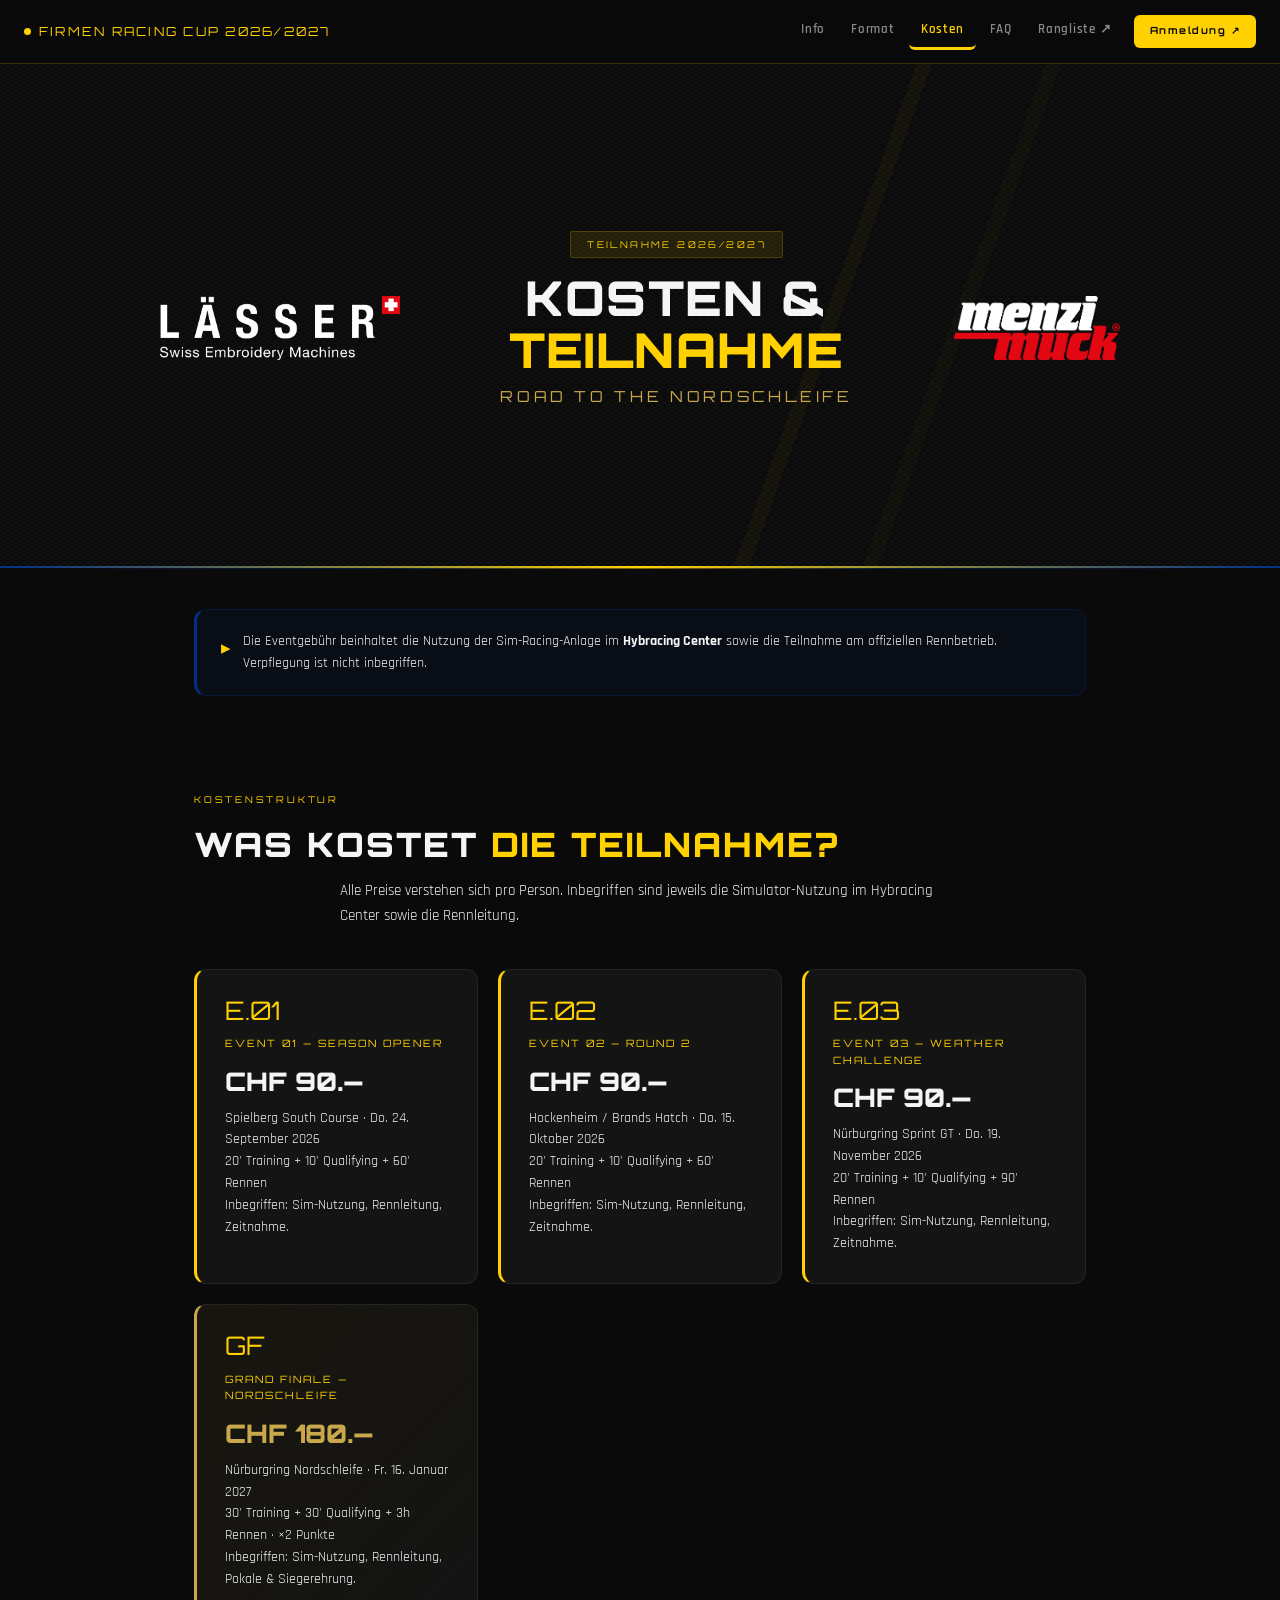
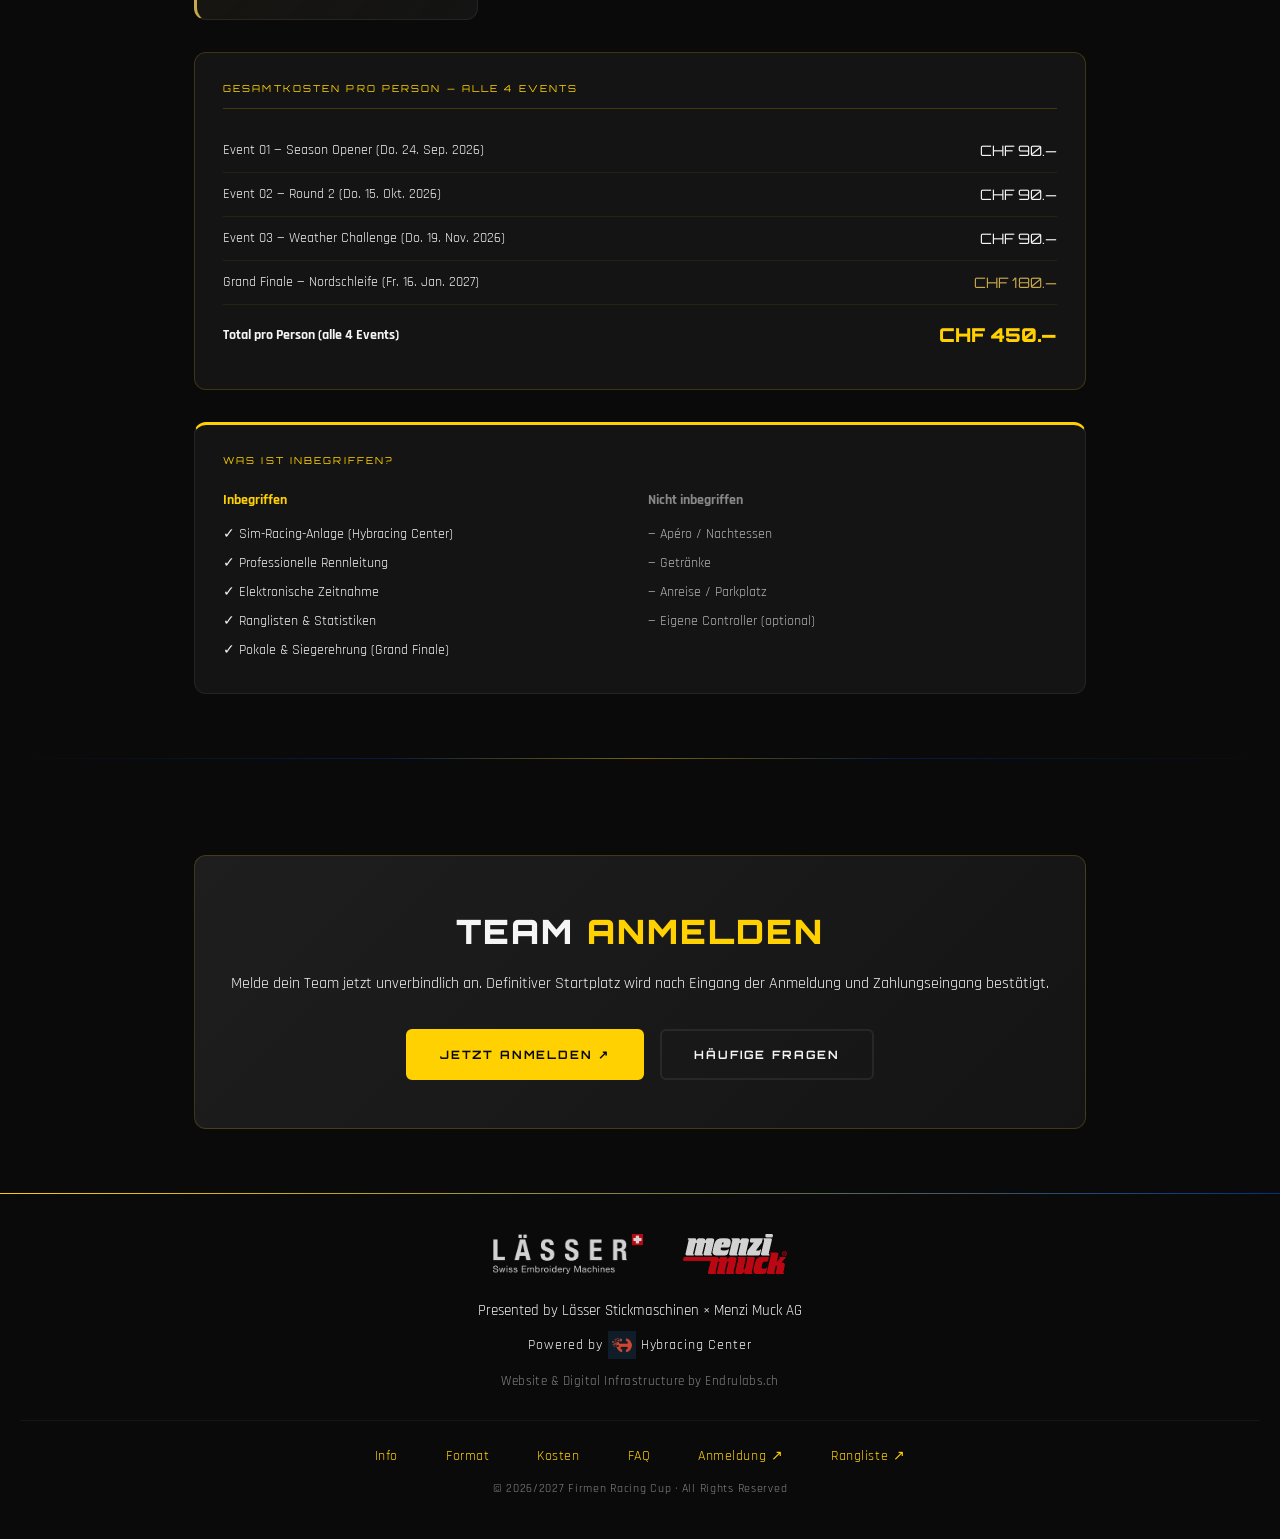
<file: kosten.html>
<!DOCTYPE html>
<html lang="de">
<head>
  <meta charset="UTF-8">
  <meta name="viewport" content="width=device-width, initial-scale=1.0">
  <title>Kosten & Teilnahme – Firmen Racing Cup 2026/2027</title>
  <meta name="description" content="Teilnahmegebühren, Kosten pro Rennabend und Grand Finale-Pakete für den Firmen Racing Cup 2026/2027.">
  <meta property="og:type" content="website">
  <meta property="og:title" content="Kosten &amp; Teilnahme – Firmen Racing Cup 2026/2027">
  <meta property="og:description" content="Teilnahmegebühren für den Firmen Racing Cup 2026/2027. CHF 90.— pro Rennabend, Grand Finale CHF 180.—. Total CHF 450.— für alle 4 Events.">
  <meta property="og:url" content="https://endruofc.github.io/racing-event-pre-info/kosten.html">
  <meta property="og:image" content="https://endruofc.github.io/racing-event-pre-info/assets/header-pre-event.jpg">
  <meta property="og:image:width" content="2560">
  <meta property="og:image:height" content="1440">
  <link rel="icon" type="image/svg+xml" href="data:image/svg+xml,<svg xmlns='http://www.w3.org/2000/svg' viewBox='0 0 32 32'><rect width='32' height='32' fill='%230A0A0A'/><text x='16' y='23' font-size='20' font-family='Arial, sans-serif' font-weight='900' fill='%23FFD100' text-anchor='middle'>R</text><rect x='0' y='29' width='32' height='3' fill='%23FFD100'/></svg>">
  <link rel="preconnect" href="https://fonts.googleapis.com">
  <link rel="preconnect" href="https://fonts.gstatic.com" crossorigin>
  <link rel="stylesheet" href="css/style.css">
</head>
<body>

  <!-- Navigation -->
  <nav class="navbar">
    <span class="navbar-brand">
      <span class="navbar-brand-dot"></span>
      Firmen Racing Cup 2026/2027
    </span>
    <button class="nav-toggle" aria-label="Menü öffnen">
      <span></span><span></span><span></span>
    </button>
    <div class="navbar-links">
      <a href="index.html">Info</a>
      <a href="format.html">Format</a>
      <a href="kosten.html" class="aktiv">Kosten</a>
      <a href="faq.html">FAQ</a>
      <a href="https://endruofc.github.io/firmen-racing-cup-2026/standings.html" target="_blank" rel="noopener">Rangliste ↗</a>
      <a href="https://endruofc.github.io/Racing-Event-Sing-In/" target="_blank" rel="noopener" class="nav-cta">Anmeldung ↗</a>
    </div>
  </nav>

  <!-- Page-Hero -->
  <header class="hero hero-page">
    <div class="hero-logos">
      <div class="hero-logo-wrap">
        <a href="https://laesser.ch/" target="_blank" rel="noopener" title="Lässer Stickmaschinen AG"><img src="logos/LAESSER-Logo_CMYK.png" alt="Lässer Stickmaschinen" class="hero-logo"></a>
      </div>
      <div class="hero-center">
        <div class="hero-badge">Teilnahme 2026/2027</div>
        <h1 class="hero-title">Kosten &amp; <span class="gelb">Teilnahme</span></h1>
        <p class="hero-subtitle">Road to the Nordschleife</p>
      </div>
      <div class="hero-logo-wrap">
        <a href="https://menzimuck.com/" target="_blank" rel="noopener" title="Menzi Muck AG"><img src="logos/menzimuck.png" alt="Menzi Muck AG" class="hero-logo"></a>
      </div>
    </div>
    <div class="hero-stripe"></div>
  </header>

  <div class="section-divider"></div>

  <!-- Info-Box -->
  <section class="section-sm">
    <div class="container">
      <div class="hinweis-box">
        <span class="hinweis-icon">▸</span>
        <div class="hinweis-text">
          Die Eventgebühr beinhaltet die Nutzung der Sim-Racing-Anlage im
          <strong>Hybracing Center</strong> sowie die Teilnahme am offiziellen
          Rennbetrieb. Verpflegung ist nicht inbegriffen.
        </div>
      </div>
    </div>
  </section>

  <!-- Kostenübersicht -->
  <section class="section section--pt-sm">
    <div class="container">
      <span class="section-label">Kostenstruktur</span>
      <h2 class="section-heading">Was kostet <span class="gelb">die Teilnahme?</span></h2>
      <p class="section-sub">
        Alle Preise verstehen sich pro Person. Inbegriffen sind jeweils
        die Simulator-Nutzung im Hybracing Center sowie die Rennleitung.
      </p>

      <div class="kosten-grid">

        <div class="kosten-card">
          <div class="kosten-icon">E.01</div>
          <div class="kosten-title">Event 01 — Season Opener</div>
          <div class="kosten-preis">CHF 90.—</div>
          <div class="kosten-info">
            Spielberg South Course · Do. 24. September 2026<br>
            20' Training + 10' Qualifying + 60' Rennen<br>
            Inbegriffen: Sim-Nutzung, Rennleitung, Zeitnahme.
          </div>
        </div>

        <div class="kosten-card">
          <div class="kosten-icon">E.02</div>
          <div class="kosten-title">Event 02 — Round 2</div>
          <div class="kosten-preis">CHF 90.—</div>
          <div class="kosten-info">
            Hockenheim / Brands Hatch · Do. 15. Oktober 2026<br>
            20' Training + 10' Qualifying + 60' Rennen<br>
            Inbegriffen: Sim-Nutzung, Rennleitung, Zeitnahme.
          </div>
        </div>

        <div class="kosten-card">
          <div class="kosten-icon">E.03</div>
          <div class="kosten-title">Event 03 — Weather Challenge</div>
          <div class="kosten-preis">CHF 90.—</div>
          <div class="kosten-info">
            Nürburgring Sprint GT · Do. 19. November 2026<br>
            20' Training + 10' Qualifying + 90' Rennen<br>
            Inbegriffen: Sim-Nutzung, Rennleitung, Zeitnahme.
          </div>
        </div>

        <div class="kosten-card kosten-card--gold">
          <div class="kosten-icon">GF</div>
          <div class="kosten-title">Grand Finale — Nordschleife</div>
          <div class="kosten-preis">CHF 180.—</div>
          <div class="kosten-info">
            Nürburgring Nordschleife · Fr. 16. Januar 2027<br>
            30' Training + 30' Qualifying + 3h Rennen · ×2 Punkte<br>
            Inbegriffen: Sim-Nutzung, Rennleitung, Pokale &amp; Siegerehrung.
          </div>
        </div>

      </div>

      <!-- Gesamtübersicht -->
      <div class="total-card">
        <span class="total-card-label">Gesamtkosten pro Person — alle 4 Events</span>
        <table class="total-table">
          <tbody>
            <tr>
              <td>Event 01 — Season Opener (Do. 24. Sep. 2026)</td>
              <td>CHF 90.—</td>
            </tr>
            <tr>
              <td>Event 02 — Round 2 (Do. 15. Okt. 2026)</td>
              <td>CHF 90.—</td>
            </tr>
            <tr>
              <td>Event 03 — Weather Challenge (Do. 19. Nov. 2026)</td>
              <td>CHF 90.—</td>
            </tr>
            <tr class="row-finale">
              <td>Grand Finale — Nordschleife (Fr. 16. Jan. 2027)</td>
              <td>CHF 180.—</td>
            </tr>
            <tr class="row-total">
              <td>Total pro Person (alle 4 Events)</td>
              <td>CHF 450.—</td>
            </tr>
          </tbody>
        </table>
      </div>

      <!-- Was ist inbegriffen -->
      <div class="includes-card">
        <span class="includes-card-label">Was ist inbegriffen?</span>
        <div class="includes-grid">
          <div>
            <div class="includes-col-label includes-col-label--yes">Inbegriffen</div>
            <ul class="includes-list">
              <li>✓ Sim-Racing-Anlage (Hybracing Center)</li>
              <li>✓ Professionelle Rennleitung</li>
              <li>✓ Elektronische Zeitnahme</li>
              <li>✓ Ranglisten &amp; Statistiken</li>
              <li>✓ Pokale &amp; Siegerehrung (Grand Finale)</li>
            </ul>
          </div>
          <div>
            <div class="includes-col-label includes-col-label--no">Nicht inbegriffen</div>
            <ul class="includes-list includes-list--muted">
              <li>— Apéro / Nachtessen</li>
              <li>— Getränke</li>
              <li>— Anreise / Parkplatz</li>
              <li>— Eigene Controller (optional)</li>
            </ul>
          </div>
        </div>
      </div>

    </div>
  </section>

  <div class="section-divider"></div>

  <!-- CTA -->
  <section class="section">
    <div class="container">
      <div class="cta-block">
        <h2 class="section-heading">Team <span class="gelb">anmelden</span></h2>
        <p>
          Melde dein Team jetzt unverbindlich an. Definitiver Startplatz wird nach
          Eingang der Anmeldung und Zahlungseingang bestätigt.
        </p>
        <div class="cta-row">
          <a href="https://endruofc.github.io/Racing-Event-Sing-In/" target="_blank" rel="noopener" class="btn btn-primary">Jetzt anmelden ↗</a>
          <a href="faq.html" class="btn btn-outline">Häufige Fragen</a>
        </div>
      </div>
    </div>
  </section>

  <!-- Footer -->
  <footer>
    <div class="footer-logos">
      <a href="https://laesser.ch/" target="_blank" rel="noopener" title="Lässer Stickmaschinen AG"><img src="logos/LAESSER-Logo_CMYK.png" alt="Lässer" class="footer-logo" loading="lazy"></a>
      <a href="https://menzimuck.com/" target="_blank" rel="noopener" title="Menzi Muck AG"><img src="logos/menzimuck.png" alt="Menzi Muck" class="footer-logo" loading="lazy"></a>
    </div>
    <div class="footer-presented">Presented by Lässer Stickmaschinen &times; Menzi Muck AG</div>
    <div class="footer-powered">Powered by <a href="https://hybracing.ch/" target="_blank" rel="noopener" title="Hybracing Center GmbH, Nollenhornstrasse 7, CH-9434 Au SG"><img src="logos/hybracing.png" alt="Hybracing Center" class="logo-hybracing" loading="lazy"></a> Hybracing Center</div>
    <div class="footer-credits"><a href="https://endrulabs.ch" target="_blank" rel="noopener">Website &amp; Digital Infrastructure by Endrulabs.ch</a></div>
    <div class="footer-links">
      <a href="index.html">Info</a>
      <a href="format.html">Format</a>
      <a href="kosten.html">Kosten</a>
      <a href="faq.html">FAQ</a>
      <a href="https://endruofc.github.io/Racing-Event-Sing-In/" target="_blank" rel="noopener">Anmeldung ↗</a>
      <a href="https://endruofc.github.io/firmen-racing-cup-2026/standings.html" target="_blank" rel="noopener">Rangliste ↗</a>
    </div>
    <div class="footer-copy">© 2026/2027 Firmen Racing Cup · All Rights Reserved</div>
  </footer>

  <script src="js/main.js"></script>
</body>
</html>
</file>
<file: css/style.css>
/* ═══════════════════════════════════════════════════════════════
   Firmen Racing Cup 2026 — Corporate Motorsport Design System
   Porsche Motorsport · WEC · Mercedes AMG Petronas
   Lässer Stickmaschinen AG × Menzi Muck AG × Hybracing Center
═══════════════════════════════════════════════════════════════ */

@import url('https://fonts.googleapis.com/css2?family=Orbitron:wght@400;700;900&family=Rajdhani:wght@300;400;500;600;700&display=swap');

/* ══════════════════════════════════════════════════════════════
   CSS-VARIABLEN
══════════════════════════════════════════════════════════════ */
:root {
  /* ── Primärpalette ─────────────────────────────────────── */
  --color-primary:      #FFD100;    /* Menzi Muck Gelb */
  --color-secondary:    #003087;    /* Lässer Blau */
  --color-dark:         #0A0A0A;
  --color-surface:      #141414;
  --color-surface-2:    #1E1E1E;
  --color-text:         #F5F5F5;
  --color-text-muted:   #888888;

  /* ── Podium ────────────────────────────────────────────── */
  --color-gold:         #C9A84C;
  --color-silver:       #A8A9AD;
  --color-bronze:       #CD7F32;

  /* ── Status ────────────────────────────────────────────── */
  --color-positive:     #22c55e;
  --color-negative:     #ef4444;

  /* ── Deutsche Aliasse — für Inline-Styles in HTML/JS ───── */
  --gelb:        var(--color-primary);
  --blau:        var(--color-secondary);
  --schwarz:     var(--color-dark);
  --karte:       var(--color-surface);
  --karte-hover: var(--color-surface-2);
  --anthrazit:   var(--color-surface-2);
  --text:        var(--color-text);
  --text-dim:    var(--color-text-muted);
  --dunkel:      #111111;
  --rand:        rgba(255, 209, 0, .12);
  --rand-stark:  rgba(255, 209, 0, .28);
  --gold:        var(--color-gold);
  --gold-hell:   #E8C96A;
  --silber:      var(--color-silver);
  --bronze:      var(--color-bronze);
  --font-head:   var(--font-display);
  --gruen:       var(--color-positive);
  --fehler:      var(--color-negative);
  --text-dunkel: #4A4A4A;
  /* --glow-gelb / --glow-blau absichtlich nicht definiert (Neon entfernt per Brief) */

  /* ── Ränder ────────────────────────────────────────────── */
  --color-border:         rgba(255, 209, 0, .18);
  --color-border-subtle:  rgba(255, 255, 255, .07);
  --color-border-soft:    rgba(255, 255, 255, .04);
  --color-border-dark:    rgba(0, 0, 0, .15);
  --color-backdrop:       rgba(10, 10, 10, .88);

  /* ── Gelb-Variationen ──────────────────────────────────── */
  --color-primary-soft:        rgba(255, 209, 0, .10);
  --color-primary-surface:     rgba(255, 209, 0, .06);
  --color-primary-soft-strong: rgba(255, 209, 0, .15);
  --color-primary-line:        rgba(255, 209, 0, .20);

  /* ── Gold-Variationen ──────────────────────────────────── */
  --color-gold-surface: rgba(201, 168, 76, .08);
  --color-gold-border:  rgba(201, 168, 76, .35);

  /* ── Schatten ──────────────────────────────────────────── */
  --shadow-soft:       0 8px 32px rgba(0, 0, 0, .36);
  --shadow-soft-light: 0 4px 16px rgba(0, 0, 0, .22);
  --shadow-strong:     0 12px 40px rgba(0, 0, 0, .52);
  --schatten:          var(--shadow-soft);

  /* ── Typografie ────────────────────────────────────────── */
  --font-display: 'Orbitron', monospace;
  --font-body:    'Rajdhani', sans-serif;

  /* ── Layout & Übergänge ────────────────────────────────── */
  --radius:     6px;
  --radius-lg:  12px;
  --container:  940px;
  --t:          .26s ease;
  --transition: var(--t);
}

/* ══════════════════════════════════════════════════════════════
   RESET & BASIS
══════════════════════════════════════════════════════════════ */
*, *::before, *::after { box-sizing: border-box; margin: 0; padding: 0; }
html { scroll-behavior: smooth; }

body {
  background: var(--color-dark);
  color: var(--color-text);
  font-family: var(--font-body);
  font-size: 16px;
  line-height: 1.65;
  min-height: 100vh;
  overflow-y: scroll;
  -webkit-font-smoothing: antialiased;
}

a { color: var(--color-primary); text-decoration: none; transition: color var(--t); }
a:hover { color: var(--color-gold); }
img { max-width: 100%; height: auto; }

/* ── Focus-States: gelber Outline ─────────────────────────── */
:focus-visible             { outline: 2px solid var(--color-primary); outline-offset: 3px; }
button:focus-visible,
a:focus-visible            { outline: 2px solid var(--color-primary); outline-offset: 3px; }

/* ── Scrollbar: Gelb auf Schwarz ───────────────────────────── */
::-webkit-scrollbar       { width: 5px; }
::-webkit-scrollbar-track { background: var(--color-dark); }
::-webkit-scrollbar-thumb { background: var(--color-primary); border-radius: 3px; }


/* ══════════════════════════════════════════════════════════════
   NAVIGATION — Glassmorphism, sticky
══════════════════════════════════════════════════════════════ */
.navbar {
  position: sticky;
  top: 0;
  z-index: 200;
  background: var(--color-backdrop);
  backdrop-filter: blur(20px) saturate(1.3);
  -webkit-backdrop-filter: blur(20px) saturate(1.3);
  border-bottom: 1px solid var(--color-border);
  padding: 0 1.5rem;
  display: flex;
  align-items: center;
  justify-content: space-between;
  height: 64px;
  transition: background var(--t);
}

.navbar-brand {
  font-family: var(--font-display);
  font-size: .78rem;
  color: var(--color-primary);
  letter-spacing: .18em;
  text-transform: uppercase;
  display: flex;
  align-items: center;
  gap: .5rem;
  flex-shrink: 0;
}

.navbar-brand-dot {
  display: inline-block;
  width: 7px;
  height: 7px;
  background: var(--color-primary);
  border-radius: 50%;
  flex-shrink: 0;
}

.navbar-links {
  display: flex;
  align-items: center;
  gap: 2px;
}

.navbar-links a {
  font-family: var(--font-body);
  font-size: .82rem;
  font-weight: 600;
  color: var(--color-text-muted);
  letter-spacing: .06em;
  padding: 6px 12px;
  border-radius: var(--radius);
  border-bottom: 3px solid transparent;
  transition: color var(--t), border-color var(--t), background var(--t);
}
.navbar-links a:hover         { color: var(--color-primary); background: var(--color-primary-soft); }
.navbar-links a.aktiv         { color: var(--color-primary); border-bottom-color: var(--color-primary); }
.navbar-links a:focus-visible { outline-offset: 2px; }

/* CTA-Button in Nav: Gelb → Hover: Lässer Blau */
.navbar-links .nav-cta {
  background: var(--color-primary);
  color: var(--color-dark);
  font-family: var(--font-display);
  font-size: .62rem;
  letter-spacing: .15em;
  padding: 7px 16px;
  border-radius: var(--radius);
  font-weight: 700;
  margin-left: .5rem;
  border-bottom: 3px solid transparent;
}
.navbar-links .nav-cta:hover {
  background: var(--color-secondary);
  color: var(--color-text);
}

/* Hamburger */
.nav-toggle {
  display: none;
  flex-direction: column;
  gap: 5px;
  cursor: pointer;
  padding: 6px;
  background: none;
  border: none;
}
.nav-toggle span {
  display: block;
  width: 22px;
  height: 2px;
  background: var(--color-text-muted);
  border-radius: 2px;
  transition: all var(--t);
}
.nav-toggle.offen span:nth-child(1) { transform: translateY(7px) rotate(45deg); background: var(--color-primary); }
.nav-toggle.offen span:nth-child(2) { opacity: 0; }
.nav-toggle.offen span:nth-child(3) { transform: translateY(-7px) rotate(-45deg); background: var(--color-primary); }

/* ══════════════════════════════════════════════════════════════
   HERO — Architektonisches Diagonal-Design
══════════════════════════════════════════════════════════════ */
.hero {
  position: relative;
  min-height: 88vh;
  display: flex;
  flex-direction: column;
  align-items: center;
  justify-content: center;
  overflow: hidden;
  padding: 5rem 1.5rem 4rem;
  background: var(--color-dark);
}

/* Carbon-Textur */
.hero::before {
  content: '';
  position: absolute;
  inset: 0;
  background-image:
    repeating-linear-gradient(45deg,  rgba(255,255,255,.018) 0, rgba(255,255,255,.018) 1px, transparent 1px, transparent 4px),
    repeating-linear-gradient(-45deg, rgba(255,255,255,.018) 0, rgba(255,255,255,.018) 1px, transparent 1px, transparent 4px);
  background-size: 8px 8px;
  pointer-events: none;
}

/* Architektonisches Gelb-Panel — kein Glow */
.hero::after {
  content: '';
  position: absolute;
  top: 0; right: 0; bottom: 0;
  width: 45%;
  background: linear-gradient(
    110deg,
    transparent 0%,      transparent 28%,
    rgba(255,209,0,.038) 28%, rgba(255,209,0,.038) 30%,
    transparent 30%,     transparent 45%,
    rgba(255,209,0,.024) 45%, rgba(255,209,0,.024) 47%,
    transparent 47%
  );
  pointer-events: none;
}

/* Gelb/Blau Gradient-Linie — per Brief */
.hero-stripe {
  position: absolute;
  bottom: 0; left: 0; right: 0;
  height: 2px;
  background: linear-gradient(90deg, var(--color-secondary) 0%, var(--color-primary) 50%, var(--color-secondary) 100%);
}

/* Logo-Reihe */
.hero-logos {
  position: relative;
  z-index: 1;
  display: grid;
  grid-template-columns: auto 1fr auto;
  align-items: center;
  gap: 2rem;
  width: 100%;
  max-width: 960px;
  margin-bottom: 3rem;
}

.hero-logo-wrap { display: flex; align-items: center; }
.hero-logo-wrap:last-child { justify-content: flex-end; }
.hero-logo-wrap a, .footer-logos a, .partner-logos a { display: inline-flex; line-height: 0; }
.hero-center { text-align: center; }

.hero-logo {
  height: 64px;
  width: auto;
  max-width: none;
  object-fit: contain;
  transition: transform var(--t), opacity var(--t);
}
/* Kein Neon-Drop-Shadow — klare Hover-Reaktion */
.hero-logo:hover { transform: scale(1.05); opacity: .82; }

/* Eyebrow Badge */
.hero-badge {
  display: inline-block;
  font-family: var(--font-display);
  font-size: .58rem;
  letter-spacing: .26em;
  text-transform: uppercase;
  color: var(--color-primary);
  background: var(--color-primary-soft);
  border: 1px solid var(--color-border);
  padding: 5px 16px;
  border-radius: 2px;
  margin-bottom: .85rem;
}

/* Titel — kein Text-Shadow */
.hero-title {
  font-family: var(--font-display);
  font-size: clamp(1.5rem, 4.5vw, 3rem);
  font-weight: 900;
  letter-spacing: .03em;
  text-transform: uppercase;
  color: var(--color-text);
  line-height: 1.08;
  margin-bottom: .5rem;
}
.hero-title .gelb { color: var(--color-primary); }

.hero-subtitle {
  font-family: var(--font-display);
  font-size: clamp(.68rem, 1.8vw, .95rem);
  color: var(--color-gold);
  letter-spacing: .24em;
  text-transform: uppercase;
  margin-bottom: 1rem;
}

.hero-info {
  position: relative;
  z-index: 1;
  text-align: center;
  color: var(--color-text);
  font-size: .95rem;
  letter-spacing: .06em;
  max-width: 600px;
  margin: 0 auto 2.5rem;
}
.hero-info-dot { color: var(--color-primary); margin: 0 .5rem; opacity: .4; }

/* Porsche Silhouette */
.hero-car {
  position: absolute;
  right: -2%;
  bottom: 2px;
  width: clamp(280px, 40vw, 600px);
  opacity: .11;
  pointer-events: none;
  z-index: 0;
}

/* ══════════════════════════════════════════════════════════════
   LAYOUT
══════════════════════════════════════════════════════════════ */
.container      { max-width: var(--container); margin: 0 auto; padding: 0 1.5rem; }
.container-wide { max-width: 1200px; margin: 0 auto; padding: 0 1.5rem; }
.section        { padding: 4rem 0; }
.section-sm     { padding: 2.5rem 0; }
.section--pt-sm { padding-top: 1.5rem; }

/* Trennlinie: Gelb/Blau Gradient — per Brief */
.section-divider {
  height: 1px;
  background: linear-gradient(90deg, transparent, var(--color-secondary) 30%, var(--color-primary) 50%, var(--color-secondary) 70%, transparent);
  opacity: .45;
  margin: 0;
}

/* ── Section-Titel ─────────────────────────────────────────── */
.section-heading {
  font-family: var(--font-display);
  font-size: clamp(1.4rem, 3vw, 2.1rem);
  font-weight: 900;
  text-transform: uppercase;
  letter-spacing: .06em;
  color: var(--color-text);
  margin-bottom: .4rem;
}
.section-heading .gelb { color: var(--color-primary); }

.section-label {
  font-family: var(--font-display);
  font-size: .58rem;
  letter-spacing: .3em;
  text-transform: uppercase;
  color: var(--color-primary);
  margin-bottom: .6rem;
  display: block;
}

.section-sub {
  color: var(--color-text);
  font-size: .95rem;
  margin: 0 auto 2.5rem;
  max-width: 600px;
}

/* ══════════════════════════════════════════════════════════════
   COUNTDOWN
══════════════════════════════════════════════════════════════ */
.countdown-label {
  font-family: var(--font-display);
  font-size: .62rem;
  letter-spacing: .26em;
  text-transform: uppercase;
  color: var(--color-primary);
  margin-bottom: 1.25rem;
}

#countdown {
  display: flex;
  justify-content: center;
  align-items: center;
  gap: .75rem;
  flex-wrap: wrap;
}

.cd-unit {
  display: flex;
  flex-direction: column;
  align-items: center;
  min-width: 72px;
}

/* Kein Neon-Text-Shadow — Border-Top als Akzent */
.cd-zahl {
  font-family: var(--font-display);
  font-size: clamp(2rem, 5vw, 3rem);
  font-weight: 700;
  color: var(--color-primary);
  background: var(--dunkel);
  border: 1px solid var(--color-border-subtle);
  border-top: 2px solid var(--color-primary);
  border-radius: var(--radius);
  padding: .5rem .9rem;
  min-width: 72px;
  text-align: center;
  line-height: 1;
}

.cd-beschriftung {
  font-size: .6rem;
  color: var(--color-text-muted);
  text-transform: uppercase;
  letter-spacing: .12em;
  margin-top: .45rem;
}

.cd-trenner {
  font-family: var(--font-display);
  font-size: 2rem;
  color: rgba(255, 209, 0, .28);
  align-self: flex-start;
  margin-top: .6rem;
}

.countdown-sub {
  margin-top: 1rem;
  font-size: .85rem;
  color: var(--color-text);
}

.countdown-live-note {
  color: var(--color-primary);
  font-family: var(--font-display);
  font-size: 1.1rem;
  letter-spacing: .1em;
  margin-top: .5rem;
}

/* ══════════════════════════════════════════════════════════════
   CTA-BEREICH
══════════════════════════════════════════════════════════════ */
.cta-block {
  text-align: center;
  padding: 3rem 1.5rem;
  background: linear-gradient(135deg, var(--color-surface-2) 0%, var(--color-surface) 100%);
  border: 1px solid var(--color-border);
  border-radius: var(--radius-lg);
  margin-top: 2rem;
}
.cta-block .section-heading { margin-bottom: .75rem; }
.cta-block p { color: var(--color-text); margin-bottom: 2rem; font-size: 1rem; }

/* ══════════════════════════════════════════════════════════════
   BUTTONS — Gelb / Lässer Blau / Outline
══════════════════════════════════════════════════════════════ */
.btn {
  display: inline-flex;
  align-items: center;
  justify-content: center;
  gap: .5rem;
  font-family: var(--font-display);
  font-size: .72rem;
  letter-spacing: .16em;
  text-transform: uppercase;
  font-weight: 700;
  padding: .85rem 2rem;
  border-radius: var(--radius);
  border: 2px solid transparent;
  cursor: pointer;
  transition: background var(--t), color var(--t), border-color var(--t), transform var(--t), box-shadow var(--t);
  text-decoration: none;
  white-space: nowrap;
}

/* Primär: Gelb → Hover: Lässer Blau */
.btn-primary {
  background: var(--color-primary);
  color: var(--color-dark);
  border-color: var(--color-primary);
}
.btn-primary:hover {
  background: var(--color-secondary);
  color: var(--color-text);
  border-color: var(--color-secondary);
  transform: translateY(-2px);
  box-shadow: var(--shadow-soft);
}
.btn-primary:active { transform: translateY(0); }

/* Outline */
.btn-outline {
  background: transparent;
  border-color: var(--color-border-subtle);
  color: var(--color-text);
}
.btn-outline:hover {
  border-color: var(--color-primary);
  color: var(--color-primary);
  background: var(--color-primary-soft);
  transform: translateY(-1px);
}

/* Blau-Variante */
.btn-blau {
  background: var(--color-secondary);
  color: var(--color-text);
  border-color: var(--color-secondary);
}
.btn-blau:hover {
  background: #004ab8;
  color: var(--color-text);
  transform: translateY(-1px);
  box-shadow: var(--shadow-soft);
}

/* ══════════════════════════════════════════════════════════════
   TIMELINE — Saisonkalender
══════════════════════════════════════════════════════════════ */
.timeline { position: relative; }

.timeline-item {
  display: grid;
  grid-template-columns: 48px 1fr;
  gap: 0 1.5rem;
  margin-bottom: 1.25rem;
  align-items: start;
}

.timeline-num {
  display: flex;
  align-items: center;
  justify-content: center;
  width: 48px;
  height: 48px;
  background: var(--dunkel);
  border: 2px solid rgba(255, 209, 0, .22);
  border-radius: 50%;
  font-family: var(--font-display);
  font-size: .72rem;
  font-weight: 700;
  color: var(--color-primary);
  flex-shrink: 0;
  margin-top: .5rem;
  transition: border-color var(--t), background var(--t);
}
.timeline-item:hover .timeline-num {
  border-color: var(--color-primary);
  background: var(--color-primary-soft);
}

/* Finale in Gold */
.timeline-item.finale .timeline-num {
  background: var(--color-gold-surface);
  border-color: var(--color-gold);
  color: var(--color-gold);
}

.timeline-card {
  background: var(--color-surface);
  border: 1px solid var(--color-border-subtle);
  border-left: 3px solid var(--color-primary);
  border-radius: var(--radius-lg);
  padding: 1.25rem 1.5rem;
  transition: border-color var(--t), box-shadow var(--t);
}
.timeline-item.finale .timeline-card {
  border-left-color: var(--color-gold);
  background: linear-gradient(135deg, var(--color-gold-surface) 0%, var(--color-surface) 100%);
}
.timeline-item:hover .timeline-card {
  border-color: rgba(255, 209, 0, .20);
  box-shadow: var(--shadow-soft);
}

.timeline-event {
  font-family: var(--font-display);
  font-size: .68rem;
  letter-spacing: .2em;
  text-transform: uppercase;
  color: var(--color-primary);
  margin-bottom: .25rem;
}
.timeline-item.finale .timeline-event { color: var(--color-gold); }

.timeline-strecke {
  font-size: 1.05rem;
  font-weight: 700;
  color: var(--color-text);
  margin-bottom: .4rem;
}

.timeline-meta {
  display: flex;
  flex-wrap: wrap;
  gap: .5rem;
  align-items: center;
}

/* Tags */
.tag {
  display: inline-block;
  font-size: .7rem;
  font-weight: 600;
  padding: 3px 10px;
  border-radius: 2px;
  letter-spacing: .05em;
}
.tag-format { background: rgba(255,209,0,.08); color: var(--color-primary); border: 1px solid rgba(255,209,0,.18); }
.tag-datum  { background: rgba(255,255,255,.04); color: var(--color-text); border: 1px solid rgba(255,255,255,.07); }
.tag-finale { background: var(--color-gold-surface); color: var(--color-gold); border: 1px solid var(--color-gold-border); }

/* ══════════════════════════════════════════════════════════════
   REGELWERK
══════════════════════════════════════════════════════════════ */
.rules-grid {
  display: grid;
  grid-template-columns: repeat(auto-fit, minmax(240px, 1fr));
  gap: 1.25rem;
  margin-top: 1.5rem;
}

.rule-card {
  background: var(--color-surface);
  border: 1px solid var(--color-border-subtle);
  border-top: 2px solid var(--color-primary);
  border-radius: var(--radius-lg);
  padding: 1.5rem;
  transition: transform var(--t), box-shadow var(--t);
}
.rule-card:hover { transform: translateY(-2px); box-shadow: var(--shadow-soft); }

.rule-icon  { font-size: 1.6rem; margin-bottom: .75rem; font-family: var(--font-display); color: var(--color-primary); line-height: 1; }
.rule-title {
  font-family: var(--font-display);
  font-size: .66rem;
  letter-spacing: .2em;
  text-transform: uppercase;
  color: var(--color-primary);
  margin-bottom: .6rem;
}
.rule-text          { color: var(--color-text); font-size: .9rem; line-height: 1.55; }
.rule-text strong   { color: var(--color-text); }

/* ══════════════════════════════════════════════════════════════
   PUNKTESYSTEM — Podium + Tabelle
══════════════════════════════════════════════════════════════ */
.points-layout {
  display: grid;
  grid-template-columns: 1fr 1fr;
  gap: 2rem;
  align-items: start;
}

.podium {
  display: flex;
  align-items: flex-end;
  justify-content: center;
  gap: .5rem;
  height: 200px;
}

.podium-platz {
  display: flex;
  flex-direction: column;
  align-items: center;
  justify-content: flex-end;
  width: 90px;
  border-radius: var(--radius) var(--radius) 0 0;
  padding: .75rem .5rem 0;
  transition: filter var(--t);
}
.podium-platz:hover { filter: brightness(1.12); }

.podium-rang   { font-family: var(--font-display); font-size: .62rem; letter-spacing: .2em; text-transform: uppercase; margin-bottom: .35rem; }
.podium-punkte { font-family: var(--font-display); font-size: 1.6rem; font-weight: 900; line-height: 1; margin-bottom: .25rem; }
.podium-label  { font-size: .7rem; opacity: .7; margin-bottom: .5rem; }

/* P1 Gold mit Shimmer — subtil, kein Text-Shadow */
@keyframes shimmer {
  0%   { left: -60%; }
  100% { left: 160%; }
}
.podium-p1 {
  height: 160px;
  background: linear-gradient(180deg, rgba(201,168,76,.15) 0%, rgba(201,168,76,.04) 100%);
  border: 1px solid var(--color-gold-border);
  position: relative;
  overflow: hidden;
}
.podium-p1::before {
  content: '';
  position: absolute;
  top: -50%; left: -60%;
  width: 28%;
  height: 200%;
  background: linear-gradient(90deg, transparent, rgba(201,168,76,.18), transparent);
  transform: skewX(-20deg);
  animation: shimmer 4s ease-in-out infinite;
}
.podium-p1 .podium-rang   { color: var(--color-gold); }
.podium-p1 .podium-punkte { color: var(--color-gold); }
.podium-p1 .podium-label  { color: var(--color-gold); }

/* P2 Silber */
.podium-p2 {
  height: 120px;
  background: rgba(168,169,173,.06);
  border: 1px solid rgba(168,169,173,.22);
}
.podium-p2 .podium-rang   { color: var(--color-silver); }
.podium-p2 .podium-punkte { color: var(--color-silver); }
.podium-p2 .podium-label  { color: var(--color-silver); }

/* P3 Bronze */
.podium-p3 {
  height: 90px;
  background: rgba(205,127,50,.06);
  border: 1px solid rgba(205,127,50,.22);
}
.podium-p3 .podium-rang   { color: var(--color-bronze); }
.podium-p3 .podium-punkte { color: var(--color-bronze); }
.podium-p3 .podium-label  { color: var(--color-bronze); }

/* Punktetabelle — Gelbe Header, Zebra */
.points-table-wrap { overflow-x: auto; }

.points-table {
  width: 100%;
  border-collapse: collapse;
  font-size: .9rem;
}

.points-table thead tr { background: var(--color-primary); color: var(--color-dark); }
.points-table th {
  font-family: var(--font-display);
  font-size: .58rem;
  letter-spacing: .2em;
  text-transform: uppercase;
  padding: .7rem 1rem;
  text-align: left;
  white-space: nowrap;
}

.points-table tbody tr {
  border-bottom: 1px solid rgba(255,209,0,.06);
  transition: background var(--t);
}
.points-table tbody tr:nth-child(odd)  { background: var(--color-surface); }
.points-table tbody tr:nth-child(even) { background: var(--color-surface-2); }
.points-table tbody tr:hover           { background: #242424 !important; }
.points-table tbody tr:first-child     { background: var(--color-gold-surface); }
.points-table tbody tr:first-child td:last-child { color: var(--color-gold); font-weight: 700; }

.points-table td                { padding: .7rem 1rem; color: var(--color-text); }
.points-table td:first-child    { font-family: var(--font-display); font-size: .85rem; font-weight: 700; color: var(--color-text); }
.points-table td:last-child     { font-family: var(--font-display); font-weight: 700; color: var(--color-primary); font-size: 1.05rem; }

/* ── Bonus-Karten ──────────────────────────────────────────── */
.bonus-grid {
  display: grid;
  grid-template-columns: repeat(auto-fit, minmax(180px, 1fr));
  gap: 1rem;
  margin-top: 1.5rem;
}

.bonus-card {
  background: var(--color-surface);
  border: 1px solid var(--color-border-subtle);
  border-radius: var(--radius-lg);
  padding: 1.25rem;
  text-align: center;
  transition: transform var(--t), box-shadow var(--t), border-color var(--t);
}
.bonus-card:hover {
  transform: translateY(-2px);
  box-shadow: var(--shadow-soft);
  border-color: rgba(255,209,0,.18);
}

/* Kein Neon-Text-Shadow auf Bonus-Wert */
.bonus-wert {
  font-family: var(--font-display);
  font-size: 1.8rem;
  font-weight: 900;
  color: var(--color-primary);
  line-height: 1;
  margin-bottom: .4rem;
}
.bonus-titel { font-size: .9rem; font-weight: 600; color: var(--color-text); margin-bottom: .25rem; }
.bonus-sub   { font-size: .8rem; color: var(--color-text); }

/* ══════════════════════════════════════════════════════════════
   KOSTEN
══════════════════════════════════════════════════════════════ */
.kosten-grid {
  display: grid;
  grid-template-columns: repeat(auto-fit, minmax(240px, 1fr));
  gap: 1.25rem;
  margin-bottom: 2rem;
}

.kosten-card {
  background: var(--color-surface);
  border: 1px solid var(--color-border-subtle);
  border-left: 3px solid var(--color-primary);
  border-radius: var(--radius-lg);
  padding: 1.75rem;
  transition: box-shadow var(--t), transform var(--t);
}
.kosten-card:hover { transform: translateY(-2px); box-shadow: var(--shadow-soft); }

.kosten-icon  { font-size: 1.6rem; margin-bottom: .75rem; font-family: var(--font-display); color: var(--color-primary); line-height: 1; }
.kosten-title {
  font-family: var(--font-display);
  font-size: .63rem;
  letter-spacing: .2em;
  text-transform: uppercase;
  color: var(--color-primary);
  margin-bottom: .5rem;
}
.kosten-preis {
  font-family: var(--font-display);
  font-size: 1.6rem;
  font-weight: 900;
  color: var(--color-text);
  margin-bottom: .35rem;
}
.kosten-preis .placeholder { color: var(--color-text-muted); font-size: 1.1rem; }
.kosten-info { color: var(--color-text); font-size: .88rem; line-height: 1.55; }

/* Hinweisbox — Lässer Blau Akzent */
.hinweis-box {
  background: rgba(0, 48, 135, .10);
  border: 1px solid rgba(0, 48, 135, .30);
  border-left: 3px solid var(--color-secondary);
  border-radius: var(--radius-lg);
  padding: 1.25rem 1.5rem;
  margin-bottom: 2rem;
  display: flex;
  gap: .75rem;
  align-items: flex-start;
}
.hinweis-icon { font-size: 1.2rem; flex-shrink: 0; margin-top: .1rem; color: var(--color-primary); font-family: var(--font-display); }
.hinweis-text          { color: var(--color-text); font-size: .9rem; line-height: 1.55; }
.hinweis-text strong   { color: var(--color-text); }

/* ══════════════════════════════════════════════════════════════
   FAQ ACCORDION
══════════════════════════════════════════════════════════════ */
.faq-list { display: flex; flex-direction: column; gap: .75rem; }

.faq-item {
  background: var(--color-surface);
  border: 1px solid var(--color-border-subtle);
  border-radius: var(--radius-lg);
  overflow: hidden;
  transition: border-color var(--t);
}
.faq-item.offen { border-color: rgba(255,209,0,.22); }

.faq-frage {
  width: 100%;
  background: none;
  border: none;
  color: var(--color-text);
  font-family: var(--font-body);
  font-size: .98rem;
  font-weight: 600;
  text-align: left;
  padding: 1.25rem 1.5rem;
  cursor: pointer;
  display: flex;
  justify-content: space-between;
  align-items: center;
  gap: 1rem;
  transition: color var(--t);
}
.faq-frage:hover            { color: var(--color-primary); }
.faq-item.offen .faq-frage  { color: var(--color-primary); }

.faq-icon {
  font-size: 1.1rem;
  line-height: 1;
  color: rgba(255,209,0,.42);
  transition: transform var(--t), color var(--t);
  flex-shrink: 0;
}
.faq-item.offen .faq-icon { transform: rotate(45deg); color: var(--color-primary); }

.faq-antwort {
  max-height: 0;
  overflow: hidden;
  transition: max-height .38s ease, padding var(--t);
}
.faq-item.offen .faq-antwort { max-height: 600px; }

.faq-antwort-inner {
  padding: 0 1.5rem 1.25rem;
  padding-top: 1rem;
  color: var(--color-text);
  font-size: .95rem;
  line-height: 1.65;
  border-top: 1px solid var(--color-primary-soft);
}
.faq-antwort-inner strong { color: var(--color-text); }
.faq-antwort-inner a      { color: var(--color-primary); }

/* ══════════════════════════════════════════════════════════════
   FOOTER — Würdevoll, präzise
══════════════════════════════════════════════════════════════ */
.footer-logos {
  display: flex;
  align-items: center;
  justify-content: center;
  gap: 2.5rem;
  margin-bottom: 1.5rem;
}

.footer-logo {
  height: 40px;
  width: auto;
  opacity: .82;
  transition: opacity var(--t), transform var(--t);
}
.footer-logo:hover { opacity: 1; transform: scale(1.04); }

.footer-title {
  font-family: var(--font-display);
  font-size: .6rem;
  letter-spacing: .24em;
  color: var(--color-primary);
  text-transform: uppercase;
  margin-bottom: .35rem;
}

.footer-powered {
  font-size: .8rem;
  color: var(--color-text);
  letter-spacing: .06em;
  margin-bottom: .5rem;
}
.footer-powered strong { color: var(--color-text); font-weight: 600; }

.logo-hybracing {
  height: 28px;
  width: auto;
  object-fit: contain;
  vertical-align: middle;
  opacity: 0.85;
  transition: opacity 0.3s ease;
}
.logo-hybracing:hover { opacity: 1; }

.footer-credits {
  font-size: .7rem;
  color: #888888;
  letter-spacing: .04em;
  margin-bottom: 1.75rem;
}
.footer-credits a       { color: #888888; text-decoration: none; }
.footer-credits a:hover { color: var(--color-primary); }

.footer-links {
  display: flex;
  justify-content: center;
  gap: 1.5rem;
  flex-wrap: wrap;
  margin-bottom: 1.5rem;
  padding-top: 1.5rem;
  border-top: 1px solid rgba(255,255,255,.05);
}
.footer-links a       { color: var(--color-text-muted); font-size: .8rem; letter-spacing: .04em; }
.footer-links a:hover { color: var(--color-primary); }

.footer-copy { color: var(--color-text-muted); font-size: .72rem; letter-spacing: .06em; }

/* ══════════════════════════════════════════════════════════════
   LANDING PAGE — Hero mit Hintergrundbild (index.html)
══════════════════════════════════════════════════════════════ */

/* Pseudo-Elemente auf Bild-Hero deaktivieren (Carbon + Diagonal) */
.hero.hero-main::before,
.hero.hero-main::after { display: none; }

.hero-img-wrap {
  position: absolute;
  inset: 0;
  z-index: 0;
  overflow: hidden;
}

/* Extra Abstand für Parallax-Bewegung (klein gehalten → kein Bild-Zoom) */
.hero-bg {
  position: absolute;
  inset: -4%;
  background-size: cover;
  background-position: center center;
  will-change: transform;
}

.hero-overlay {
  position: absolute;
  inset: 0;
  background: rgba(0, 0, 0, .65);
  z-index: 1;
}

/* Subtile gelbe Diagonal-Überlagerung über dem Overlay */
.hero-overlay::after {
  content: '';
  position: absolute;
  top: 0; right: 0; bottom: 0;
  width: 40%;
  background: linear-gradient(
    110deg,
    transparent 0%, transparent 30%,
    rgba(255,209,0,.032) 30%, rgba(255,209,0,.032) 32%,
    transparent 32%
  );
}

.hero.hero-main .hero-logos { z-index: 2; }

.hero-content-main {
  position: relative;
  z-index: 2;
  width: 100%;
  max-width: 960px;
  text-align: center;
}

.hero-sub-main {
  color: rgba(245,245,245,.82);
  font-size: clamp(.9rem, 2vw, 1.15rem);
  font-family: var(--font-body);
  font-weight: 400;
  line-height: 1.7;
  max-width: 600px;
  margin: 1.1rem auto 2.2rem;
}

.hero-ctas {
  display: flex;
  gap: .85rem;
  justify-content: center;
  flex-wrap: wrap;
}

/* ── Countdown Strip — kompakt, unter dem Hero ─────────────── */
.countdown-strip {
  background: var(--color-surface-2);
  border-bottom: 1px solid var(--color-border-subtle);
  padding: 1rem 1.5rem;
  display: flex;
  align-items: center;
  justify-content: center;
  gap: 1.25rem;
  flex-wrap: wrap;
}

.countdown-strip .countdown-label {
  font-family: var(--font-display);
  font-size: .56rem;
  letter-spacing: .22em;
  text-transform: uppercase;
  color: var(--color-text);
  margin-bottom: 0;
  white-space: nowrap;
}

.countdown-strip #countdown  { gap: .4rem; }

.countdown-strip .cd-zahl {
  font-size: 1.3rem;
  min-width: 48px;
  padding: .28rem .55rem;
  border-top-width: 2px;
}

.countdown-strip .cd-beschriftung { font-size: .5rem; margin-top: .28rem; }
.countdown-strip .cd-trenner      { font-size: 1.3rem; }

/* ── Narrative Quote ───────────────────────────────────────── */
.narrative-section {
  background: var(--color-surface);
  border-top: 1px solid var(--color-border-subtle);
  border-bottom: 1px solid var(--color-border-subtle);
  padding: 80px 24px;
  text-align: center;
}

.narrative-eyebrow {
  font-family: var(--font-display);
  font-size: .58rem;
  letter-spacing: .3em;
  text-transform: uppercase;
  color: var(--color-primary);
  margin-bottom: 1.75rem;
  display: block;
}

.narrative-quote {
  font-family: var(--font-body);
  font-size: clamp(1.1rem, 2.5vw, 1.55rem);
  font-weight: 500;
  color: var(--color-text);
  line-height: 1.65;
  max-width: 820px;
  margin: 0 auto;
  letter-spacing: .01em;
}

.narrative-quote em      { color: var(--color-primary); font-style: normal; font-weight: 600; }
.narrative-accent-line   { display: block; width: 36px; height: 2px; background: var(--color-primary); margin: 2.2rem auto 0; }

/* ── Company Cards ─────────────────────────────────────────── */
.company-grid {
  display: grid;
  grid-template-columns: repeat(3, 1fr);
  gap: 1.25rem;
  margin-top: 2.5rem;
}

.company-card {
  background: var(--color-surface);
  border: 1px solid var(--color-border-subtle);
  border-top: 2px solid var(--color-primary);
  border-radius: var(--radius-lg);
  padding: 2rem 1.5rem;
  text-align: center;
  transition: transform var(--t), box-shadow var(--t);
}
.company-card.host  { border-top-color: var(--color-secondary); }
.company-card:hover { transform: translateY(-3px); box-shadow: var(--shadow-soft); }

.company-logo-wrap {
  height: 52px;
  display: flex;
  align-items: center;
  justify-content: center;
  margin: 0 auto 1.25rem;
}

.company-logo {
  max-height: 44px;
  max-width: 140px;
  width: auto;
  object-fit: contain;
}

.company-role {
  font-family: var(--font-display);
  font-size: .56rem;
  letter-spacing: .22em;
  text-transform: uppercase;
  color: var(--color-primary);
  margin-bottom: .5rem;
}
.company-card.host .company-role { color: var(--color-silver); }

.company-name {
  font-family: var(--font-display);
  font-size: .8rem;
  font-weight: 700;
  color: var(--color-text);
  margin-bottom: .5rem;
  line-height: 1.3;
}

.company-desc { font-size: .88rem; color: var(--color-text); line-height: 1.55; }

/* ── Season Grid — horizontale Station-Kacheln ─────────────── */
.season-grid {
  display: grid;
  grid-template-columns: repeat(4, 1fr);
  gap: 1rem;
  margin-top: 2.5rem;
  position: relative;
}

/* Verbindungslinie */
.season-grid::before {
  content: '';
  position: absolute;
  top: 32px;
  left: 12.5%;
  right: 12.5%;
  height: 1px;
  background: linear-gradient(90deg, var(--color-primary) 0%, var(--color-gold) 100%);
  opacity: .16;
  pointer-events: none;
}

.season-card {
  background: var(--color-surface);
  border: 1px solid var(--color-border-subtle);
  border-radius: var(--radius-lg);
  padding: 1.5rem 1.25rem 1.25rem;
  position: relative;
  z-index: 1;
  transition: transform var(--t), box-shadow var(--t);
}
.season-card.finale {
  border-color: var(--color-gold-border);
  background: linear-gradient(180deg, var(--color-gold-surface) 0%, var(--color-surface) 60%);
}
.season-card:hover { transform: translateY(-3px); box-shadow: var(--shadow-soft); }

.season-num {
  font-family: var(--font-display);
  font-size: .54rem;
  letter-spacing: .22em;
  text-transform: uppercase;
  color: var(--color-primary);
  margin-bottom: .6rem;
}
.season-card.finale .season-num { color: var(--color-gold); }

.season-track {
  font-family: var(--font-display);
  font-size: .76rem;
  font-weight: 700;
  color: var(--color-text);
  margin-bottom: .35rem;
  line-height: 1.25;
}

.season-format    { font-size: .76rem; color: var(--color-text); margin-bottom: .75rem; }
.season-date      { font-size: .72rem; color: var(--color-text); margin-bottom: .75rem; }

.season-status {
  display: inline-flex;
  align-items: center;
  gap: 4px;
  font-family: var(--font-display);
  font-size: .5rem;
  font-weight: 700;
  letter-spacing: .1em;
  text-transform: uppercase;
  padding: 3px 8px;
  border-radius: 2px;
}
.season-status.upcoming { background: rgba(255,255,255,.05); color: var(--color-text-muted); border: 1px solid rgba(255,255,255,.08); }
.season-status.live     { background: var(--badge-live-bg, rgba(255,209,0,.11)); color: var(--color-primary); border: 1px solid rgba(255,209,0,.26); animation: pulse-badge 1.8s infinite; }
.season-status.done     { background: rgba(34,197,94,.08); color: #22c55e; border: 1px solid rgba(34,197,94,.18); }

.season-multiplier {
  display: block;
  font-family: var(--font-display);
  font-size: .62rem;
  font-weight: 700;
  color: var(--color-gold);
  margin-top: .55rem;
  letter-spacing: .04em;
}

/* @keyframes pulse-badge bereits definiert in BADGES, hier Fallback */
@keyframes pulse-badge { 0%,100% { opacity:1; } 50% { opacity:.5; } }

/* ── Responsive Landing ────────────────────────────────────── */
@media (max-width: 900px) {
  .company-grid        { grid-template-columns: 1fr; }
  .season-grid         { grid-template-columns: repeat(2, 1fr); }
  .season-grid::before { display: none; }
}

@media (max-width: 520px) {
  .season-grid    { grid-template-columns: 1fr; }
  .hero-sub-main  { font-size: .92rem; }
  .hero-ctas      { flex-direction: column; align-items: center; }
}

/* ══════════════════════════════════════════════════════════════
   LOGO FILTER — Dark Theme
   Lässer (CMYK): weisses PNG auf transparent → kein Filter
   Menzi Muck: neues Logo weiss/rot → kein Filter nötig
══════════════════════════════════════════════════════════════ */

/* ══════════════════════════════════════════════════════════════
   RESPONSIVE
══════════════════════════════════════════════════════════════ */
@media (max-width: 768px) {
  .hero { min-height: auto; padding: 3.5rem 1.25rem 3rem; }

  .hero-logos    { grid-template-columns: 1fr; gap: 1.25rem; }
  .hero-logo-wrap { justify-content: center !important; }
  .hero-logo     { height: 56px; }
  .hero-car      { display: none; }

  .navbar-links {
    display: none;
    flex-direction: column;
    gap: 0;
    position: absolute;
    top: 64px; left: 0; right: 0;
    background: rgba(10,10,10,.97);
    border-bottom: 1px solid var(--color-border);
    padding: .75rem 0;
  }
  .navbar-links.offen    { display: flex; }
  .navbar-links a        { padding: .75rem 1.5rem; border-bottom: none; border-radius: 0; }
  .navbar-links .nav-cta { margin: .5rem 1.5rem; text-align: center; }
  .nav-toggle            { display: flex; }
  .navbar                { position: relative; }
  .navbar-brand          { font-size: .6rem; letter-spacing: .1em; gap: .4rem; }

  .points-layout { grid-template-columns: 1fr; }
  .podium        { margin-bottom: 2rem; }
}

@media (max-width: 500px) {
  .highlights-grid { grid-template-columns: 1fr; }
  .kosten-grid     { grid-template-columns: 1fr; }
  .rules-grid      { grid-template-columns: 1fr; }
  .bonus-grid      { grid-template-columns: 1fr 1fr; }
  .timeline-item   { grid-template-columns: 40px 1fr; gap: 0 1rem; }
  .timeline-num    { width: 40px; height: 40px; font-size: .62rem; }
  .cd-zahl         { font-size: 1.9rem; min-width: 62px; padding: .45rem .75rem; }
}

/* ══════════════════════════════════════════════════════════════
   CEO QUALITY PASS — Utility & Component Classes
══════════════════════════════════════════════════════════════ */

/* Sub-page hero */
.hero-page {
  min-height: 56vh;
  padding: 5rem 1.5rem 3.5rem;
}
.hero-page .hero-logos { margin-bottom: 0; }

/* Button row in CTA blocks */
.cta-row {
  display: flex;
  gap: 1rem;
  justify-content: center;
  flex-wrap: wrap;
  margin-top: 2rem;
}
.cta-block .cta-row { margin-top: 0; }

/* Countdown strip sub-note */
.countdown-strip-note {
  font-size: .78rem;
  color: var(--color-text);
  letter-spacing: .03em;
}
@media (max-width: 600px) {
  .countdown-strip-note { text-align: center; width: 100%; }
}

/* Anmeldeschluss-Badge — rot, nah am CTA */
.deadline-badge {
  display: inline-flex;
  align-items: center;
  gap: .35rem;
  margin-top: .9rem;
  padding: .3rem .85rem;
  background: rgba(220, 38, 38, .10);
  border: 1px solid rgba(220, 38, 38, .45);
  border-radius: 4px;
  color: #fc8181;
  font-family: var(--font-head);
  font-size: .72rem;
  letter-spacing: .07em;
  text-transform: uppercase;
}

/* Timeline card description paragraph */
.timeline-desc {
  color: var(--color-text);
  font-size: .88rem;
  margin-top: .75rem;
  line-height: 1.6;
}

/* Season status — dot indicator instead of emoji */
.season-status.upcoming::before {
  content: '';
  display: inline-block;
  width: 5px;
  height: 5px;
  background: currentColor;
  border-radius: 50%;
  margin-right: 5px;
  opacity: .55;
  vertical-align: middle;
}

/* Kosten card modifier — Grand Finale (gold) */
.kosten-card--gold {
  border-left-color: var(--color-gold);
  background: linear-gradient(135deg, var(--color-gold-surface) 0%, var(--color-surface) 100%);
}
.kosten-card--gold .kosten-preis { color: var(--color-gold); }

/* Kosten card modifier — Gruppenrabatt (blau) */
.kosten-card--blau { border-left-color: var(--color-secondary); }

/* Bonus card modifier — Grand Finale */
.bonus-card--finale {
  border-color: var(--color-gold-border);
  background: var(--color-gold-surface);
}
.bonus-card--finale .bonus-wert { color: var(--color-gold); }

/* Finance total summary card */
.total-card {
  background: var(--color-surface);
  border: 1px solid var(--color-border);
  border-radius: var(--radius-lg);
  padding: 1.75rem;
  margin-bottom: 2rem;
}
.total-card-label {
  display: block;
  font-family: var(--font-display);
  font-size: .6rem;
  letter-spacing: .22em;
  text-transform: uppercase;
  color: var(--color-primary);
  margin-bottom: 1.25rem;
  padding-bottom: .75rem;
  border-bottom: 1px solid var(--color-primary-line);
}
.total-table {
  width: 100%;
  border-collapse: collapse;
  font-size: .9rem;
}
.total-table td {
  padding: .6rem 0;
  border-bottom: 1px solid rgba(255, 209, 0, .07);
  color: var(--color-text);
}
.total-table td:last-child {
  text-align: right;
  font-family: var(--font-display);
  color: var(--color-text);
}
.total-table .row-finale td:last-child { color: var(--color-gold); }
.total-table .row-total td {
  padding-top: .9rem;
  font-weight: 700;
  color: var(--color-text);
  border-bottom: none;
}
.total-table .row-total td:last-child {
  font-size: 1.2rem;
  font-weight: 900;
  color: var(--color-primary);
}

/* Includes / excludes card */
.includes-card {
  background: var(--color-surface);
  border: 1px solid var(--color-border-subtle);
  border-top: 3px solid var(--color-primary);
  border-radius: var(--radius-lg);
  padding: 1.75rem;
}
.includes-card-label {
  display: block;
  font-family: var(--font-display);
  font-size: .6rem;
  letter-spacing: .22em;
  text-transform: uppercase;
  color: var(--color-primary);
  margin-bottom: 1.25rem;
}
.includes-grid {
  display: grid;
  grid-template-columns: repeat(auto-fit, minmax(200px, 1fr));
  gap: 1rem;
}
.includes-col-label {
  font-weight: 700;
  margin-bottom: .5rem;
  font-size: .9rem;
}
.includes-col-label--yes { color: var(--color-primary); }
.includes-col-label--no  { color: var(--color-text-muted); }
.includes-list {
  list-style: none;
  color: var(--color-text);
  font-size: .9rem;
  line-height: 2;
}
.includes-list--muted { opacity: .7; }


/* ── Footer — einzige Deklaration (konsolidiert 2026-07-09) ── */
footer {
  background: var(--color-dark);
  text-align: center;
  padding: 40px 20px;
  border-top: 1px solid;
  border-image: linear-gradient(to right, #FFD100, #003087) 1;
}
.footer-presented { color: var(--color-text); font-size: 0.95rem; margin-bottom: 8px; }
.footer-powered  { color: var(--color-text); font-size: 0.9rem;  margin-bottom: 12px; }
.footer-links    { margin-bottom: 12px; }
.footer-links a  { color: var(--color-primary); margin: 0 12px; font-size: 0.85rem; text-decoration: none; }
.footer-links a:hover { color: var(--color-secondary); }
.footer-credits a { color: var(--color-text-muted); font-size: 0.8rem; text-decoration: none; }
.footer-credits a:hover { color: var(--color-primary); }
.footer-copy { color: var(--color-text-muted); font-size: 0.75rem; margin-top: 8px; }

/* ══════════════════════════════════════════════════════════════
   MOBILE OPTIMIERUNG — additiv via @media, Desktop (>768px) unverändert
══════════════════════════════════════════════════════════════ */
@media (max-width: 768px) {

  /* Touch-Targets ≥ 44×44px */
  .btn,
  .btn-secondary {
    min-height: 44px;
    padding: .65rem 1.5rem;
    display: inline-flex;
    align-items: center;
    justify-content: center;
  }

  .nav-toggle {
    min-width: 44px;
    min-height: 44px;
    justify-content: center;
    align-items: center;
  }

  .footer-links a {
    padding: .5rem .3rem;
    display: inline-flex;
    align-items: center;
    min-height: 44px;
  }

  /* Bilder: kein horizontaler Overflow */
  img {
    max-width: 100%;
    height: auto;
  }

  /* Tabellen: horizontaler Scroll mit gelbem Scroll-Hint rechts */
  .total-card {
    overflow-x: auto;
    -webkit-overflow-scrolling: touch;
    border-right: 3px solid rgba(255, 209, 0, .35);
  }
  .total-table {
    min-width: 420px;
  }
}

@media (max-width: 360px) {
  .container,
  .container-wide {
    padding: 0 .85rem;
  }

  .countdown-strip {
    padding: .75rem .85rem;
    gap: .75rem;
  }

  .hero-ctas .btn {
    width: 100%;
  }

  .footer-logos {
    gap: 1.5rem;
    flex-wrap: wrap;
  }
}
</file>
